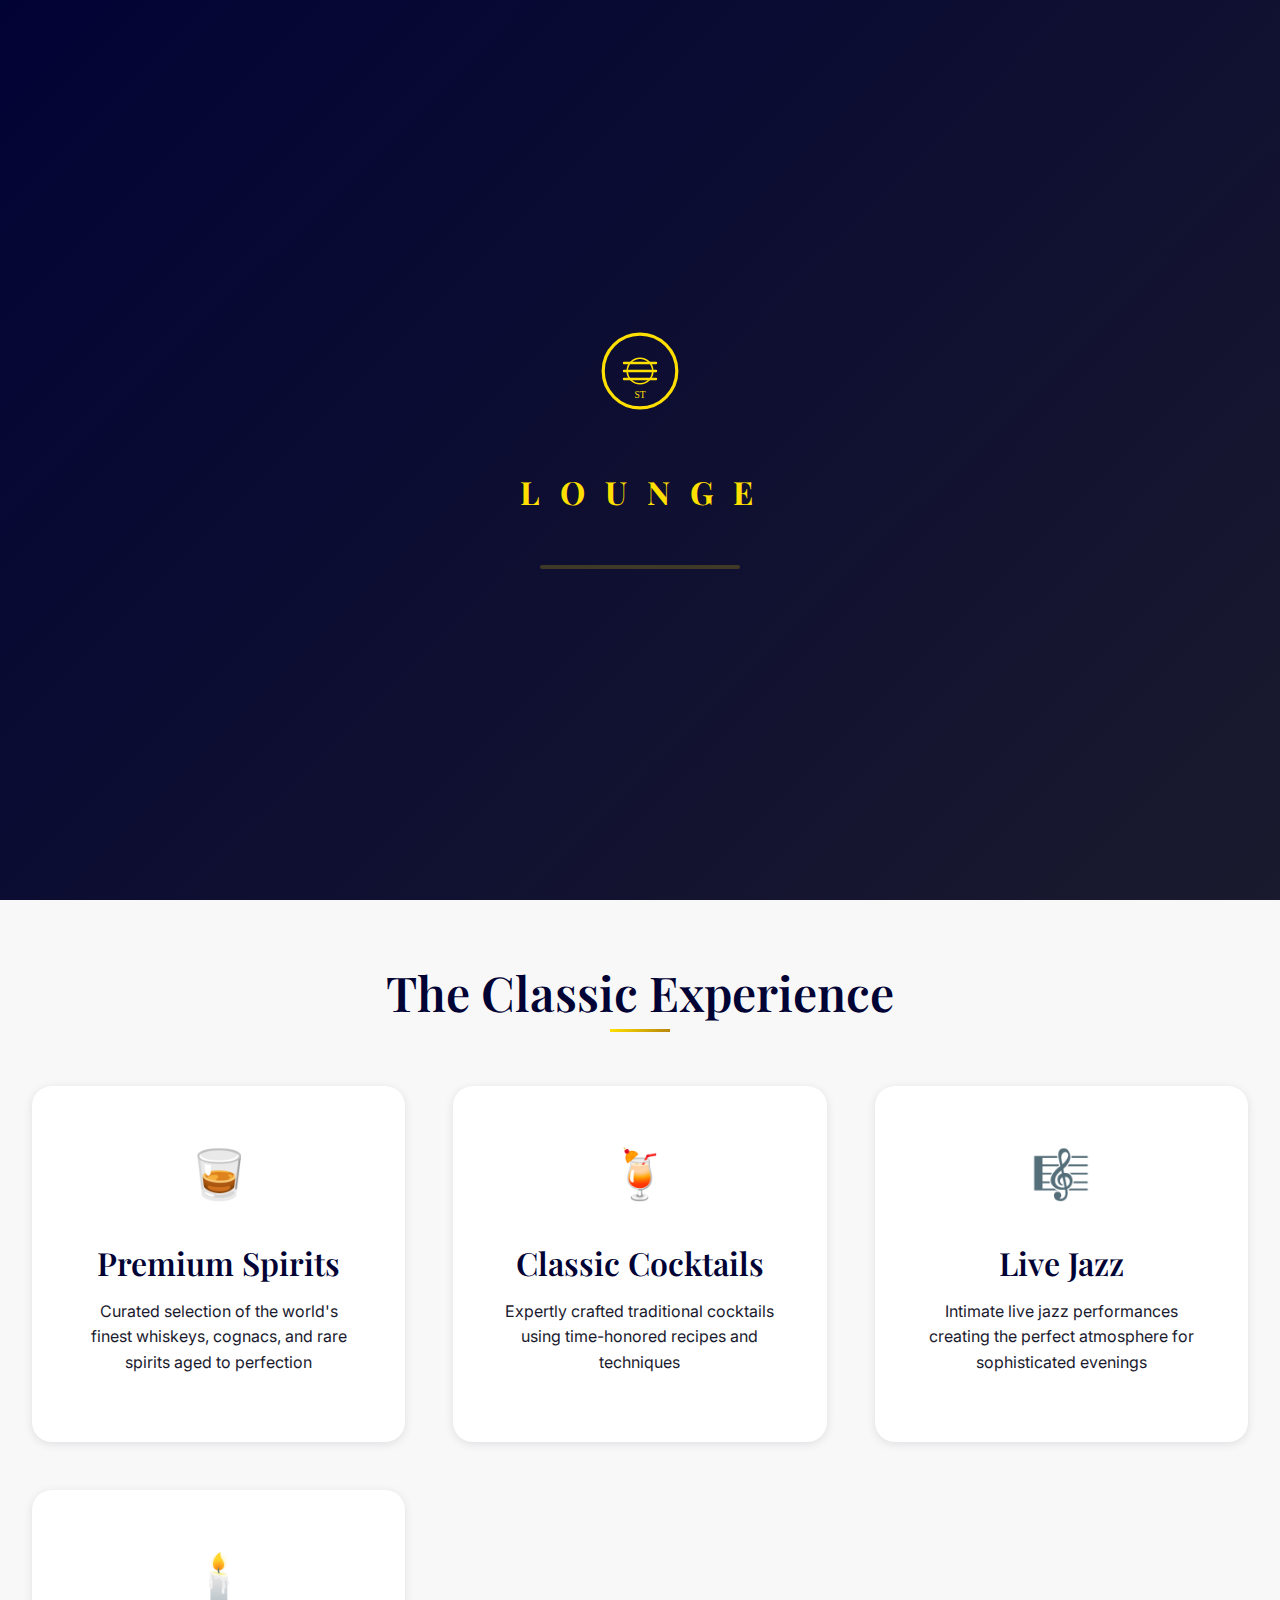
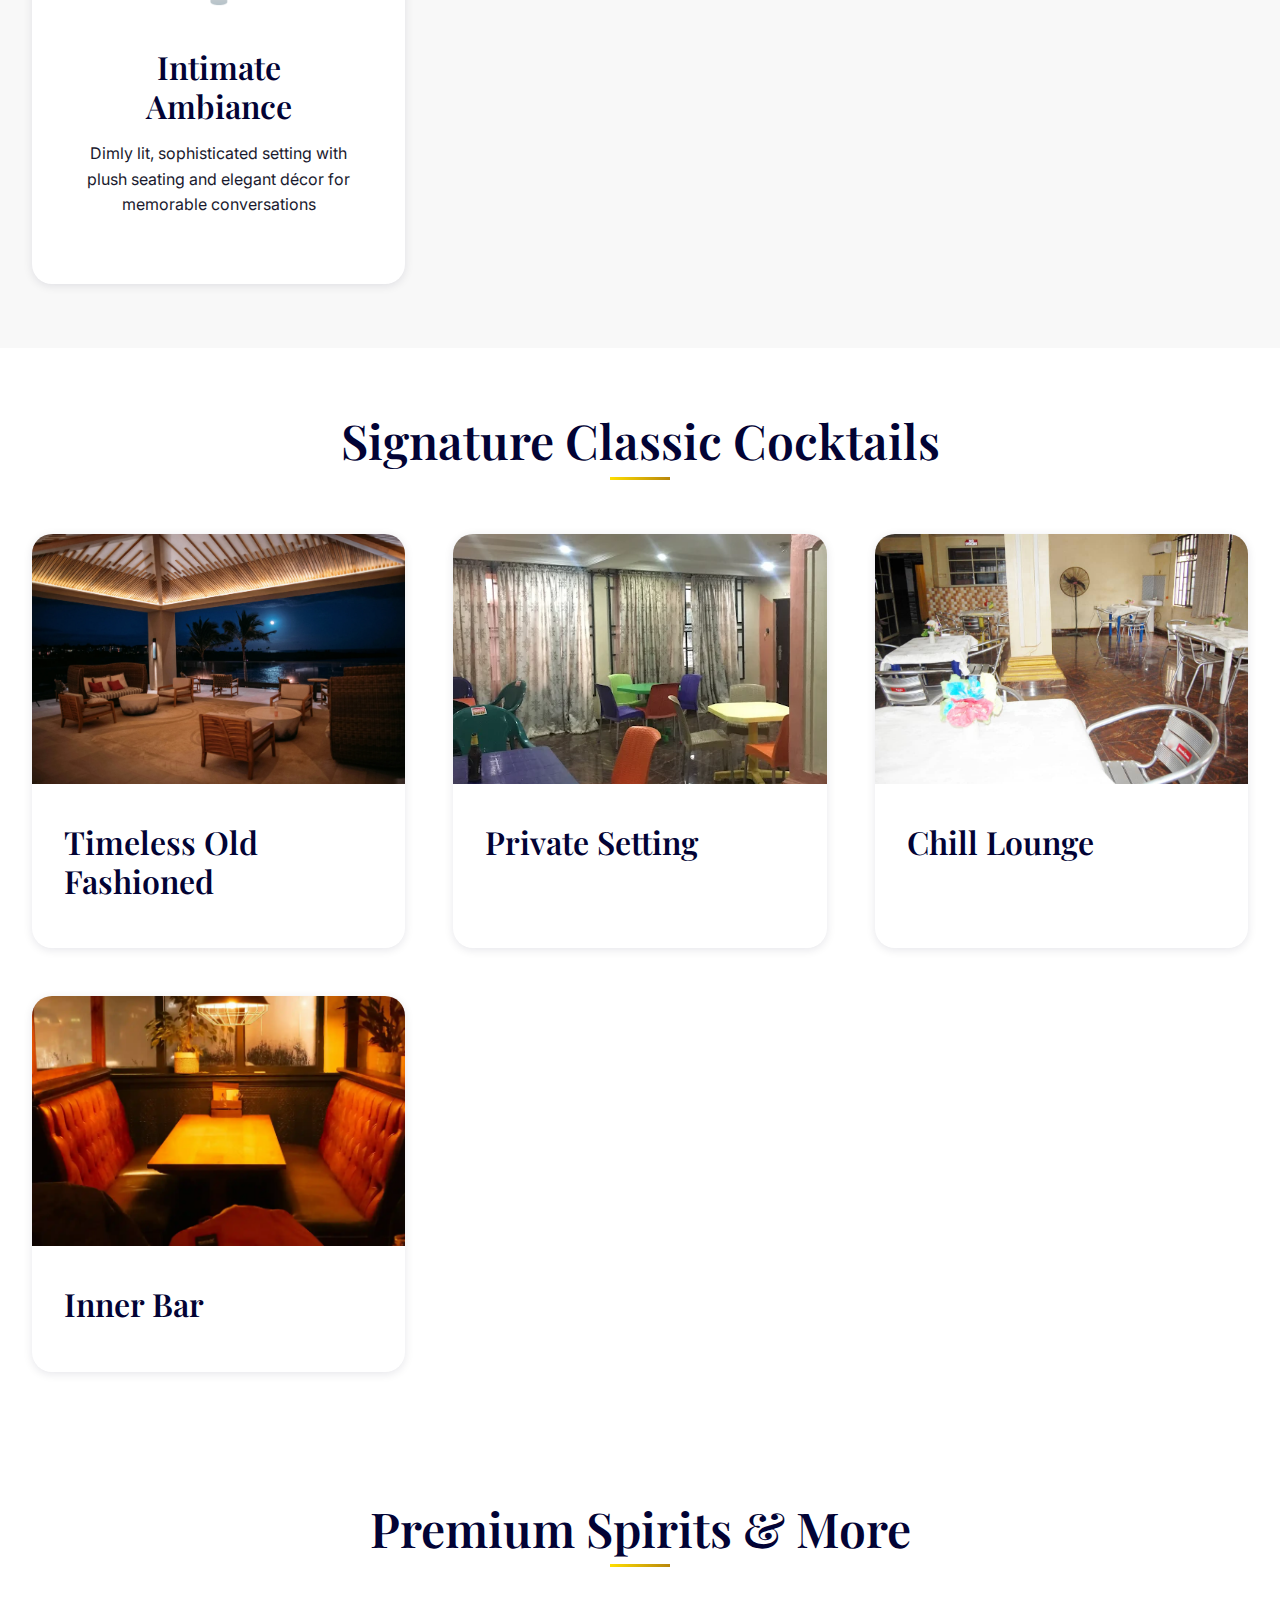
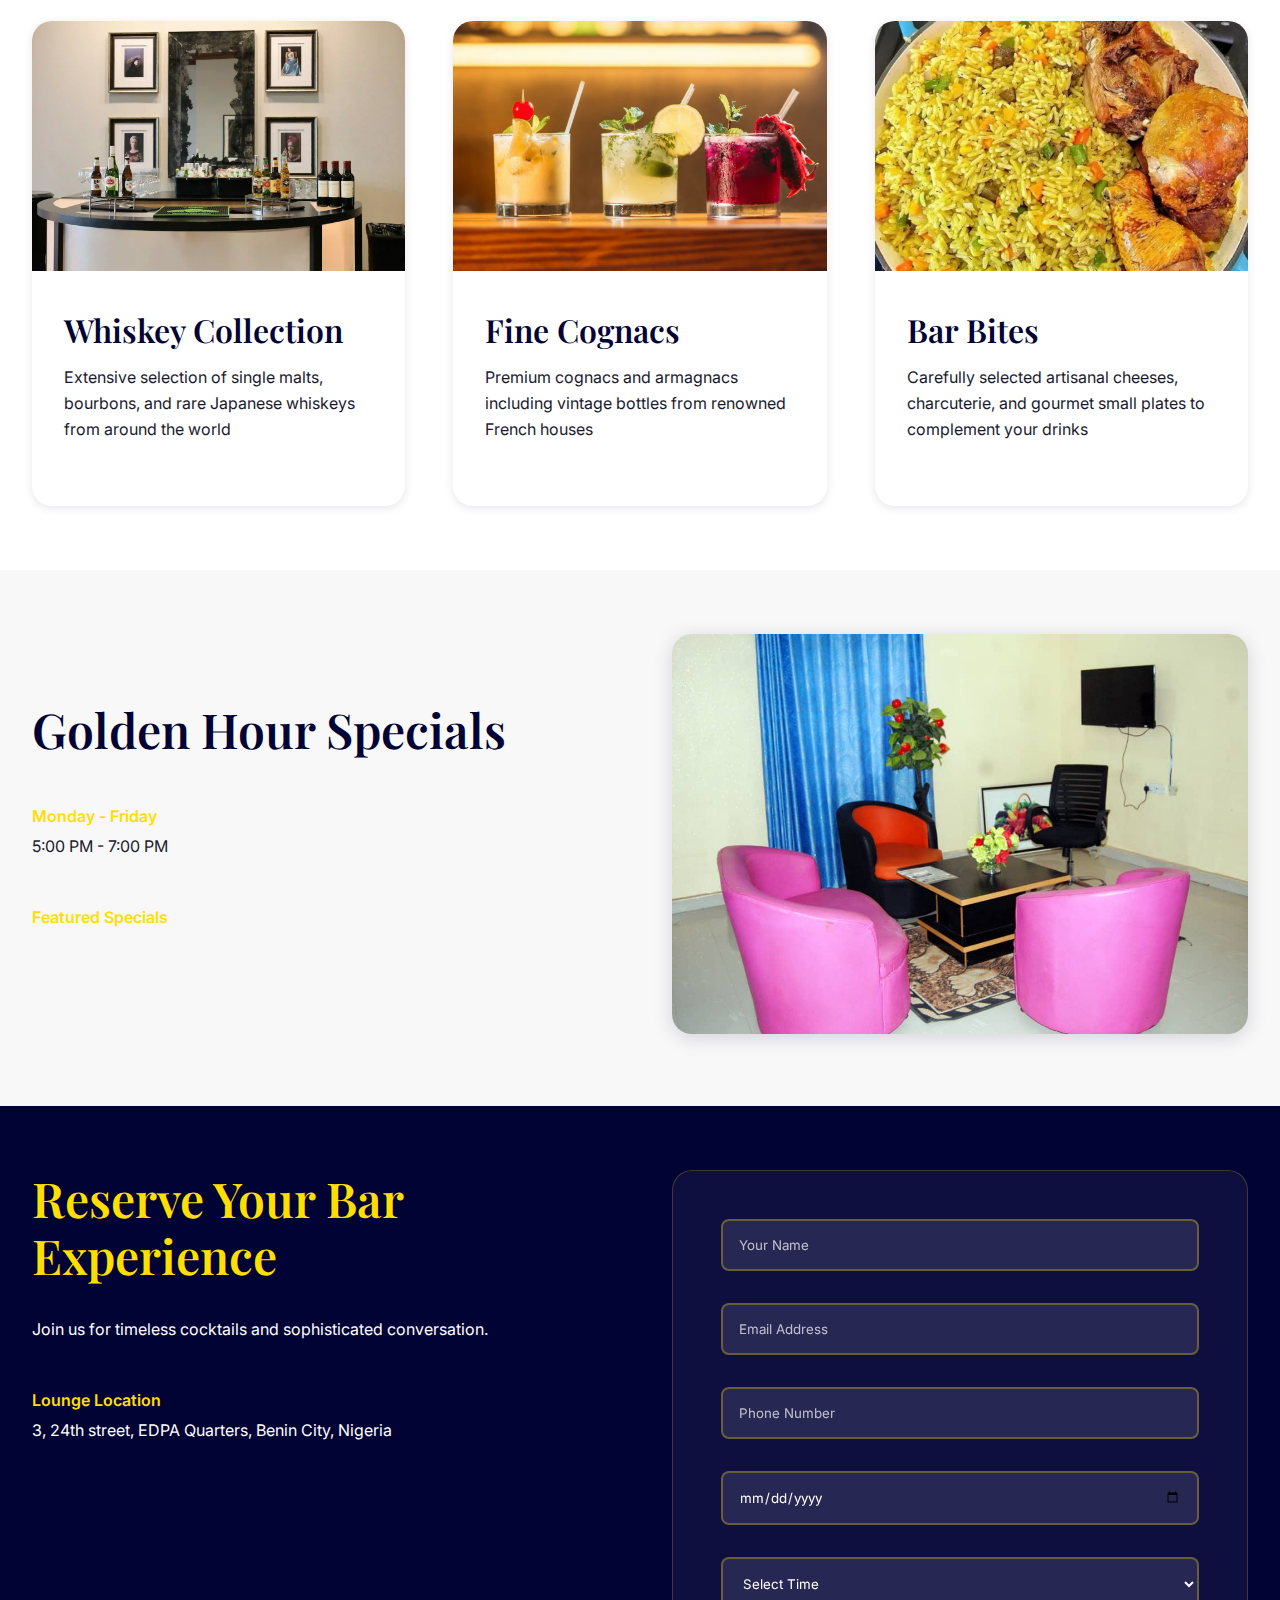
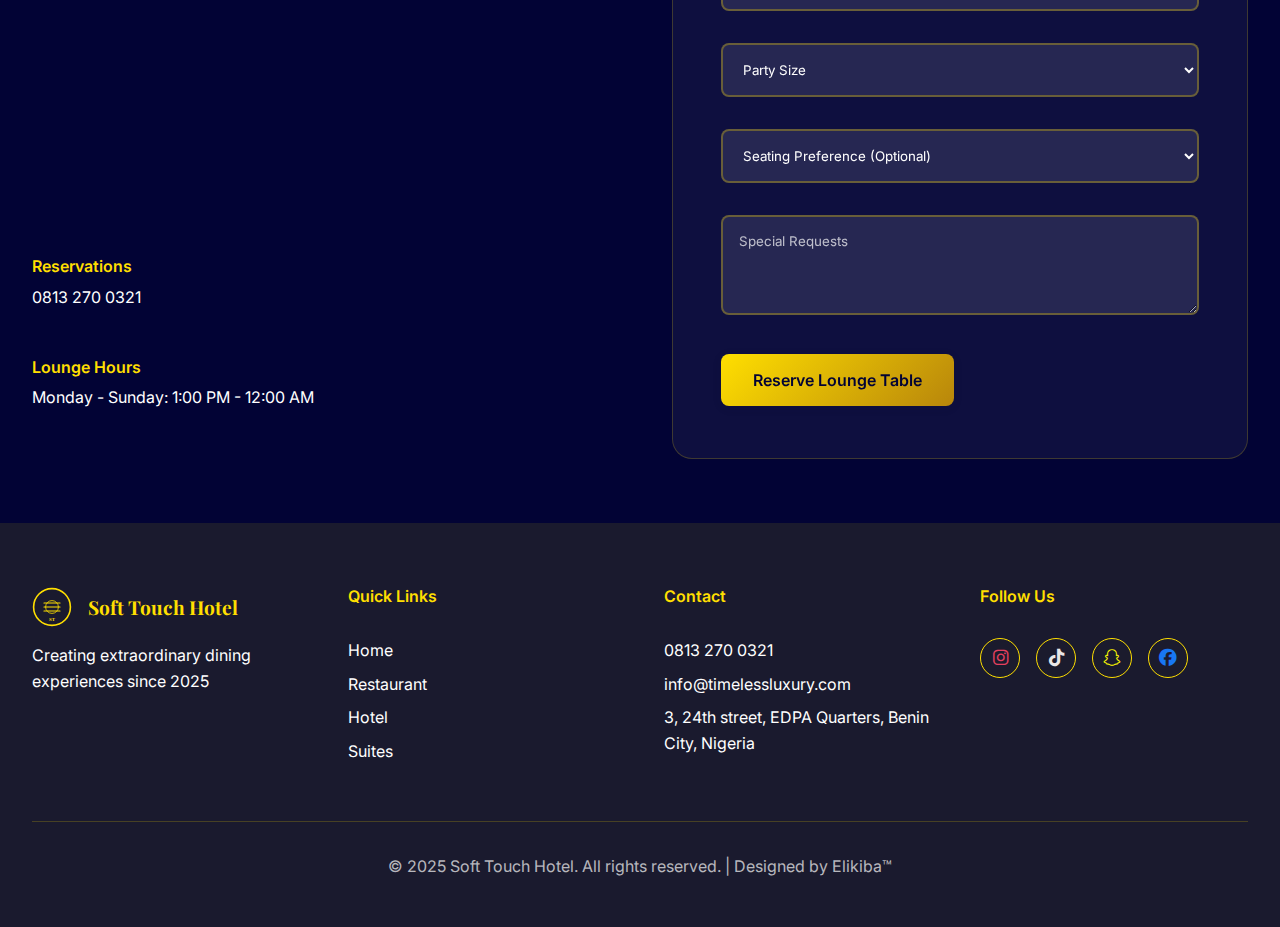
<file: lounge.html>
<!DOCTYPE html>
<html lang="en">
<head>
    <meta charset="UTF-8">
    <meta name="viewport" content="width=device-width, initial-scale=1.0">
    <title>Elegant Lounge - Soft Touch Hotel</title>
    <link rel="icon" type="image/jpg+xml" href="media/logo-f.jpg">
    <link rel="stylesheet" href="styles.css">
    <link rel="preconnect" href="https://fonts.googleapis.com">
    <link rel="preconnect" href="https://fonts.gstatic.com" crossorigin>
    <link href="https://fonts.googleapis.com/css2?family=Playfair+Display:wght@400;500;600;700&family=Inter:wght@300;400;500;600&display=swap" rel="stylesheet">
    <link rel="stylesheet" href="https://cdnjs.cloudflare.com/ajax/libs/font-awesome/6.4.0/css/all.min.css">
</head>
<body>
    <!-- Preloader -->
    <div class="preloader" id="preloader">
        <div class="preloader-content">
            <div class="logo-animation">
                <svg width="80" height="80" viewBox="0 0 50 50" fill="none" xmlns="http://www.w3.org/2000/svg">
                    <circle cx="25" cy="25" r="23" stroke="#FFDF00" stroke-width="2" fill="none" class="logo-circle"/>
                    <path d="M15 20h20M15 25h20M15 30h20" stroke="#FFDF00" stroke-width="1.5" stroke-linecap="round" class="logo-lines"/>
                    <circle cx="25" cy="25" r="8" stroke="#FFDF00" stroke-width="1" fill="none" class="logo-inner"/>
                    <text x="25" y="42" text-anchor="middle" fill="#FFDF00" font-size="6" font-family="serif">ST</text>
                </svg>
            </div>
            <div class="loading-text">
                <span class="loading-letter">L</span>
                <span class="loading-letter">O</span>
                <span class="loading-letter">U</span>
                <span class="loading-letter">N</span>
                <span class="loading-letter">G</span>
                <span class="loading-letter">E</span>
            </div>
            <div class="loading-bar">
                <div class="loading-progress"></div>
            </div>
        </div>
    </div>

    <!-- Navigation -->
    <nav class="navbar">
        <div class="nav-container">
            <div class="logo">
                <svg width="50" height="50" viewBox="0 0 50 50" fill="none" xmlns="http://www.w3.org/2000/svg">
                    <circle cx="25" cy="25" r="23" stroke="#FFDF00" stroke-width="2" fill="none"/>
                    <path d="M15 20h20M15 25h20M15 30h20" stroke="#FFDF00" stroke-width="1.5" stroke-linecap="round"/>
                    <circle cx="25" cy="25" r="8" stroke="#FFDF00" stroke-width="1" fill="none"/>
                    <text x="25" y="42" text-anchor="middle" fill="#FFDF00" font-size="6" font-family="serif">ST</text>
                </svg>
                <span class="logo-text">Soft Touch Hotel</span>
            </div>
            <div class="nav-menu" id="nav-menu">
                <a href="index.html" class="nav-link">Home</a>
                <a href="restaurant.html" class="nav-link">Restaurant</a>
                <a href="hotel.html" class="nav-link active">Hotel</a>
                <a href="suites.html" class="nav-link">Suites</a>
                <a href="#contact" class="nav-link">Contact</a>
            </div>
            <div class="hamburger" id="hamburger">
                <span></span>
                <span></span>
                <span></span>
            </div>
        </div>
    </nav>

    <!-- Hero Section -->
    <section class="hero bar-hero">
        <div class="hero-content">
            <h1 class="hero-title">Elegant SoftTouch Lounge</h1>
            <p class="hero-subtitle">Traditional cocktails and timeless elegance in an intimate setting</p>
            <div class="hero-buttons">
                <button class="btn btn-primary">Reserve Your Spot</button>
                <button class="light-btn btn btn-secondary">View Drink Menu</button>
            </div>
        </div>
        <div class="hero-image">
            <picture>
                <source srcset="media/reception.jpg" media="(max-width: 768px)">
                <img src="media/inner-bar.jpg" alt="Classic bar interior" class="hero-img-desktop" >
            </picture>
        </div>
    </section>

    <!-- Bar Features -->
    <section class="features">
        <div class="container">
            <h2 class="section-title">The Classic Experience</h2>
            <div class="features-grid">
                <div class="feature-card">
                    <div class="feature-icon">🥃</div>
                    <h3>Premium Spirits</h3>
                    <p>Curated selection of the world's finest whiskeys, cognacs, and rare spirits aged to perfection</p>
                </div>
                <div class="feature-card">
                    <div class="feature-icon">🍹</div>
                    <h3>Classic Cocktails</h3>
                    <p>Expertly crafted traditional cocktails using time-honored recipes and techniques</p>
                </div>
                <div class="feature-card">
                    <div class="feature-icon">🎼</div>
                    <h3>Live Jazz</h3>
                    <p>Intimate live jazz performances creating the perfect atmosphere for sophisticated evenings</p>
                </div>
                <div class="feature-card">
                    <div class="feature-icon">🕯️</div>
                    <h3>Intimate Ambiance</h3>
                    <p>Dimly lit, sophisticated setting with plush seating and elegant décor for memorable conversations</p>
                </div>
            </div>
        </div>
    </section>

    <!-- Classic Cocktails Menu -->
    <section class="cocktails">
        <div class="container">
            <h2 class="section-title">Signature Classic Cocktails</h2>
            <div class="cocktails-grid">
                <div class="cocktail-card">
                    <img src="media/view-7.webp" alt="Old Fashioned" >
                    <div class="cocktail-info">
                        <h3>Timeless Old Fashioned</h3>
                        <!-- <p>Premium bourbon, house-made bitters, orange zest, and a touch of luxury</p> -->
                    </div>
                </div>
                <div class="cocktail-card">
                    <img src="media/inner-bar-2.webp" alt="Negroni" >
                    <div class="cocktail-info">
                        <h3>Private Setting</h3>
                        <!-- <p>Hendrick's gin, Campari, sweet vermouth with orange peel garnish</p> -->
                    </div>
                </div>
                <div class="cocktail-card">
                    <img src="media/inner-bar.jpg" alt="SoftTouch Bar" >
                    <div class="cocktail-info">
                        <h3>Chill Lounge</h3>
                        <!-- <p>Rye whiskey, absinthe rinse, sugar cube, and Peychaud's bitters</p> -->
                    </div>
                </div>
                
                <div class="cocktail-card">
                    <img src="media/bar-3.webp" alt="Inner Bar" >
                    <div class="cocktail-info">
                        <h3>Inner Bar</h3>
                        <!-- <p>Bourbon whiskey, fresh lemon juice, simple syrup with egg white foam</p> -->
                    </div>
                </div>
            </div>
        </div>
    </section>

    <!-- Bar Offerings -->
    <section class="offerings">
        <div class="container">
            <h2 class="section-title">Premium Spirits & More</h2>
            <div class="offerings-grid">
                <div class="offering-card">
                    <img src="media/bar-4.webp" alt="Whiskey selection" >
                    <div class="offering-info">
                        <h3>Whiskey Collection</h3>
                        <p>Extensive selection of single malts, bourbons, and rare Japanese whiskeys from around the world</p>
                    </div>
                </div>
                <div class="offering-card">
                    <img src="media/bar-2.webp" alt="Cognac selection" >
                    <div class="offering-info">
                        <h3>Fine Cognacs</h3>
                        <p>Premium cognacs and armagnacs including vintage bottles from renowned French houses</p>
                    </div>
                </div>  
                <div class="offering-card">
                    <img src="media/fried-rice.webp" alt="Bar snacks" >
                    <div class="offering-info">
                        <h3>Bar Bites</h3>
                        <p>Carefully selected artisanal cheeses, charcuterie, and gourmet small plates to complement your drinks</p>
                    </div>
                </div>
            </div>
        </div>
    </section>

    <!-- Happy Hour -->
    <section class="happy-hour">
        <div class="container">
            <div class="happy-hour-content">
                <div class="happy-hour-text">
                    <h2>Golden Hour Specials</h2>
                    <!-- <p>Join us for our exclusive Golden Hour, where classic elegance meets exceptional value.</p> -->
                    <div class="happy-hour-details">
                        <div class="happy-hour-item">
                            <h4>Monday - Friday</h4>
                            <p>5:00 PM - 7:00 PM</p>
                        </div>
                        <div class="happy-hour-item">
                            <h4>Featured Specials</h4>
                            <!-- <p>Select cocktails at 30% off<br>Premium wine by the glass<br>Artisanal bar bites</p> -->
                        </div>
                        <!-- <div class="happy-hour-item">
                            <h4>Live Entertainment</h4>
                            <p>Daily jazz trio performances<br>Thursday wine tastings<br>Friday whiskey flights</p>
                        </div> -->
                    </div>
                </div>
                <div class="happy-hour-image">
                    <img src="media/suites-sitting-room.jpg" alt="Bar atmosphere" >
                </div>
            </div>
        </div>
    </section>

    <!-- Contact Section -->
    <section id="contact" class="contact">
        <div class="container">
            <div class="contact-content">
                <div class="contact-info">
                    <h2>Reserve Your Bar Experience</h2>
                    <p>Join us for timeless cocktails and sophisticated conversation.</p>
                    <div class="contact-details">
                        <div class="contact-item">
                            <h4>Lounge Location</h4>
                            <p>3, 24th street, EDPA Quarters, Benin City, Nigeria </p>
                                <div class="map-prominent">
                                <iframe src="https://www.google.com/maps/embed?pb=!1m18!1m12!1m3!1d3964.9304174553017!2d5.60473357499187!3d6.402966593587705!2m3!1f0!2f0!3f0!3m2!1i1024!2i768!4f13.1!3m3!1m2!1s0x1040d3b6f7092e95%3A0x1543ab58ee3ff3d9!2sSoft%20Touch%20Hotel%20and%20Suites!5e0!3m2!1sen!2sng!4v1756915795472!5m2!1sen!2sng"
                                    style="border:0; display:block; min-height:200px; width:100%; height:350px;" 
                                    allowfullscreen="" 
                                    loading="lazy" 
                                    referrerpolicy="no-referrer-when-downgrade">
                                </iframe>
                            </div>
                        </div>
                        <div class="contact-item">
                            <h4>Reservations</h4>
                            <p>0813 270 0321</p>
                        </div>
                        <div class="contact-item">
                            <h4>Lounge Hours</h4>
                            <p>Monday - Sunday: 1:00 PM - 12:00 AM
                            </p>
                        </div>
                    </div>
                </div>
                <div class="contact-form">
                    <form id="bar-reservation-form">
                        <div class="form-group">
                            <input type="text" id="name" name="name" placeholder="Your Name" required>
                        </div>
                        <div class="form-group">
                            <input type="email" id="email" name="email" placeholder="Email Address" required>
                        </div>
                        <div class="form-group">
                            <input type="tel" id="phone" name="phone" placeholder="Phone Number" required>
                        </div>
                        <div class="form-group">
                            <input type="date" id="date" name="date" required>
                        </div>
                        <div class="form-group">
                            <select id="time" name="time" required>
                                <option value="">Select Time</option>
                                <option value="16:00">4:00 PM</option>
                                <option value="17:00">5:00 PM</option>
                                <option value="18:00">6:00 PM</option>
                                <option value="19:00">7:00 PM</option>
                                <option value="20:00">8:00 PM</option>
                                <option value="21:00">9:00 PM</option>
                                <option value="22:00">10:00 PM</option>
                                <option value="23:00">11:00 PM</option>
                            </select>
                        </div>
                        <div class="form-group">
                            <select id="guests" name="guests" required>
                                <option value="">Party Size</option>
                                <option value="1">1 Person</option>
                                <option value="2">2 People</option>
                                <option value="3">3 People</option>
                                <option value="4">4 People</option>
                                <option value="6">6 People</option>
                                <option value="8">8+ People</option>
                            </select>
                        </div>
                        <div class="form-group">
                            <select id="seating-preference" name="seating-preference">
                                <option value="">Seating Preference (Optional)</option>
                                <option value="bar">Lounge Counter</option>
                                <option value="booth">Private Booth</option>
                                <option value="table">Regular Table</option>
                                <option value="lounge">Lounge Area</option>
                            </select>
                        </div>
                        <div class="form-group">
                            <textarea id="message" name="message" placeholder="Special Requests" rows="4"></textarea>
                        </div>
                        <button type="submit" class="btn btn-primary">Reserve Lounge Table</button>
                    </form>
                </div>
            </div>
        </div>
    </section>

    <!-- Footer -->
    <footer class="footer">
        <div class="container">
            <div class="footer-content">
                <div class="footer-section">
                    <div class="footer-logo">
                        <svg width="40" height="40" viewBox="0 0 50 50" fill="none" xmlns="http://www.w3.org/2000/svg">
                            <circle cx="25" cy="25" r="23" stroke="#FFDF00" stroke-width="2" fill="none"/>
                            <path d="M15 20h20M15 25h20M15 30h20" stroke="#FFDF00" stroke-width="1.5" stroke-linecap="round"/>
                            <circle cx="25" cy="25" r="8" stroke="#FFDF00" stroke-width="1" fill="none"/>
                            <text x="25" y="42" text-anchor="middle" fill="#FFDF00" font-size="6" font-family="serif">ST</text>
                        </svg>
                        <span>Soft Touch Hotel</span>
                    </div>
                    <p>Creating extraordinary dining experiences since 2025</p>
                </div>
                <div class="footer-section">
                    <h4>Quick Links</h4>
                    <ul>
                        <li><a href="#">Home</a></li>
                        <li><a href="restaurant.html">Restaurant</a></li>
                        <li><a href="hotel.html">Hotel</a></li>
                        <li><a href="suites.html">Suites</a></li>
                    </ul>
                </div>
                <div class="footer-section">
                    <h4>Contact</h4>
                    <ul>
                        <li>0813 270 0321</li>
                        <li>info@timelessluxury.com</li>
                        <li> 3, 24th street, EDPA Quarters, Benin City, Nigeria</li>
                    </ul>
                </div>
                <div class="footer-section">
                    <h4>Follow Us</h4>
                    <div class="social-links">
                            <a href="https://www.instagram.com/timelessluxurybenincity" target="_blank"><i class="fab fa-instagram" style="color: #E4405F;"></i></a>
                            <a href="#" target="_blank"><i class="fab fa-tiktok" style="color: #e9e7e7;"></i></a>
                            <a href="#" target="_blank"><i class="fab fa-snapchat" style="color: #FFFC00;"></i></a>
                            <a href="#" target="_blank"><i class="fab fa-facebook" style="color: #1877F3;"></i></a>
                     </div>
                </div>
            </div>
            <div class="footer-bottom">
                <p>&copy; 2025 Soft Touch Hotel. All rights reserved. | Designed by Elikiba&trade;</p>
            </div>
        </div>
    </footer>

    <!-- WhatsApp Float Button -->
    <a href="https://wa.me/23409074056338" class="whatsapp-float" target="_blank" aria-label="Contact us on WhatsApp">
        <i class="fab fa-whatsapp"></i>
    </a>

    <!-- Scroll to Top Button -->
    <button class="scroll-to-top" id="scrollToTop" aria-label="Scroll to top">
        <i class="fas fa-chevron-up"></i>
    </button>

    <script src="script.js"></script>
</body>
</html>
</file>
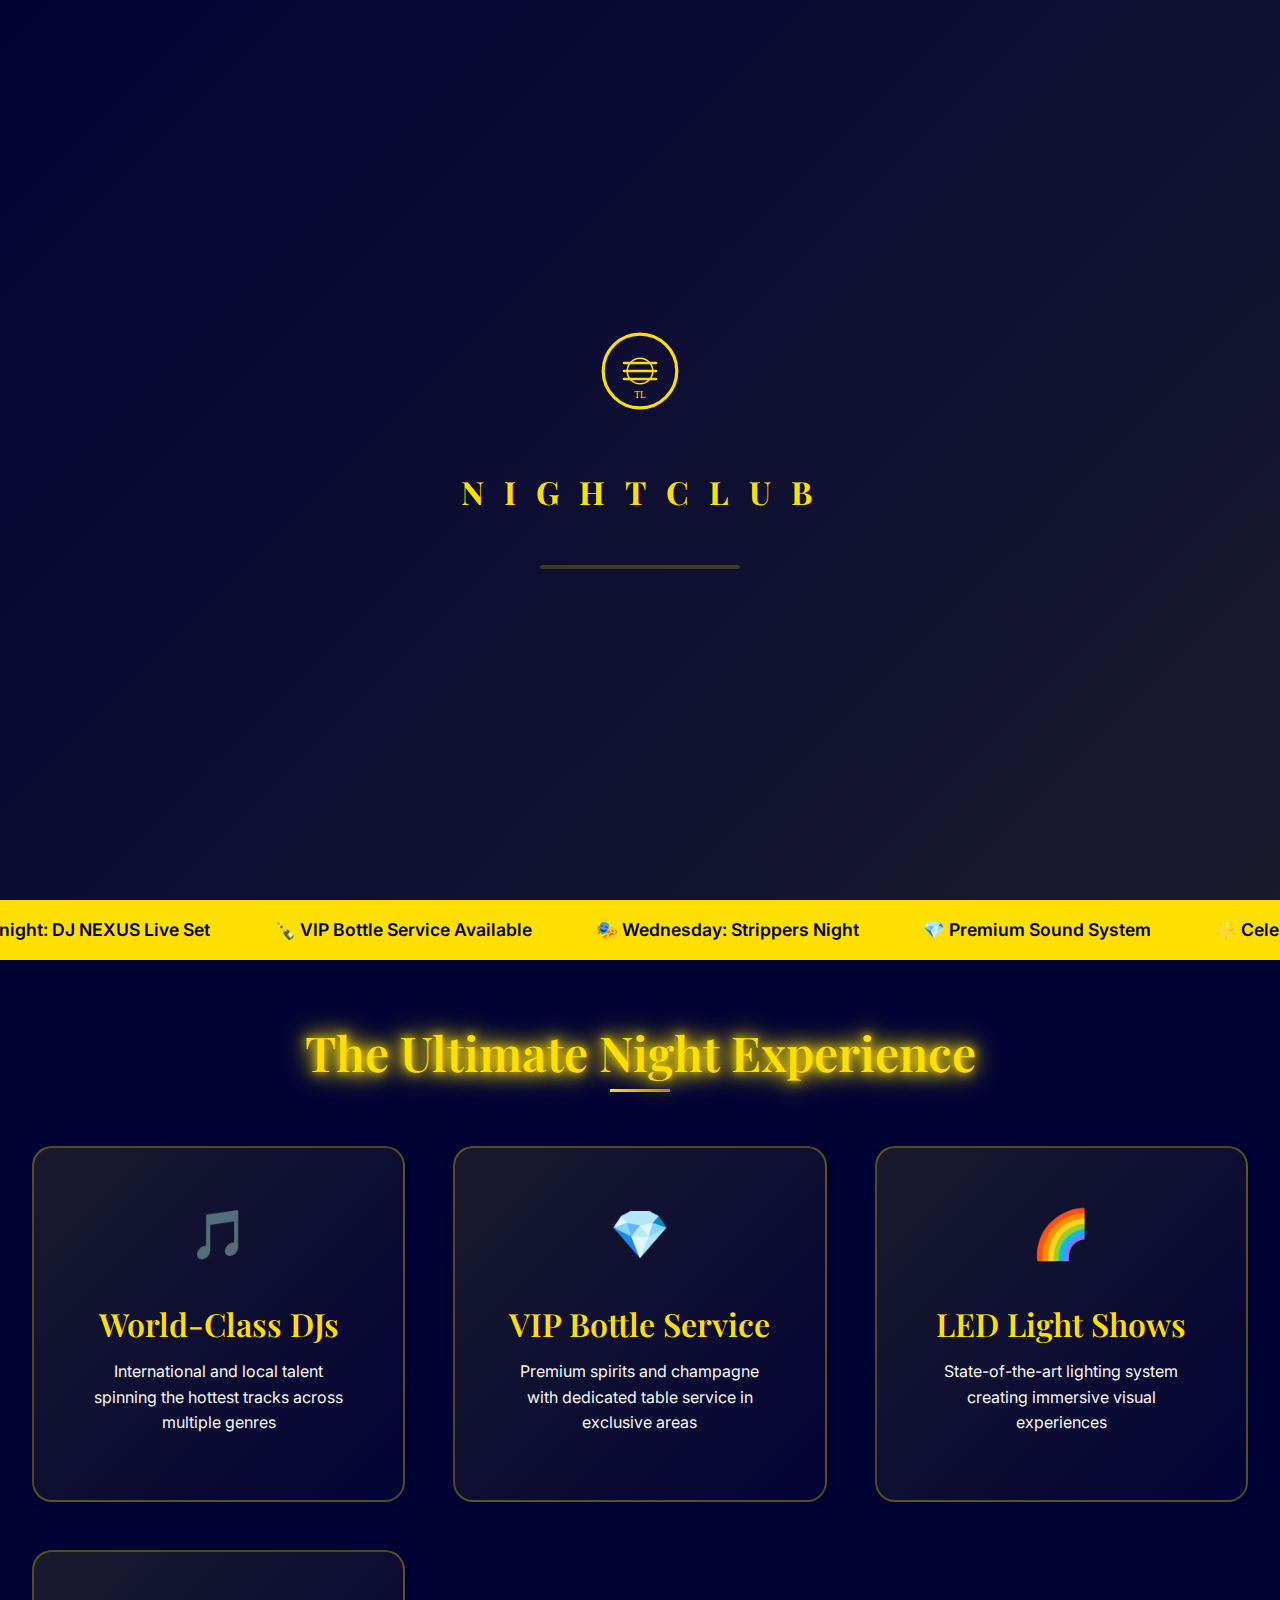
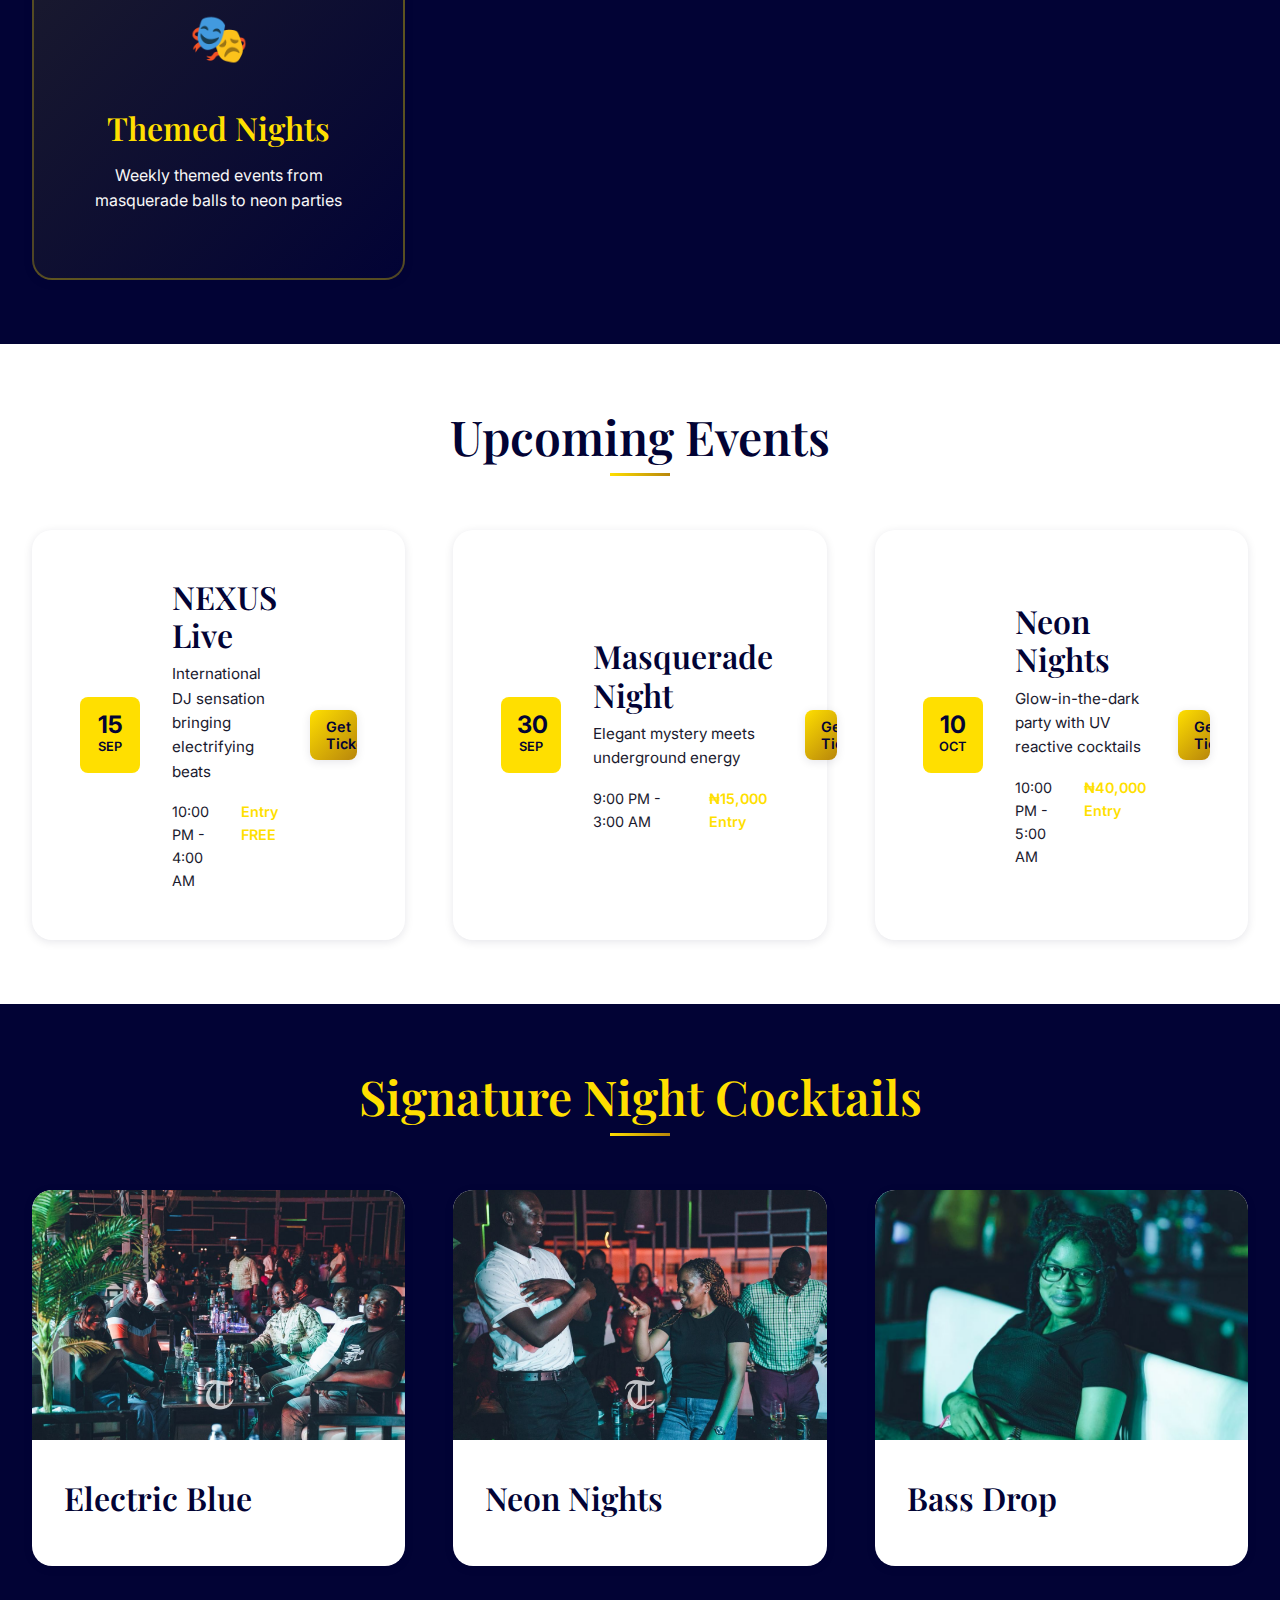
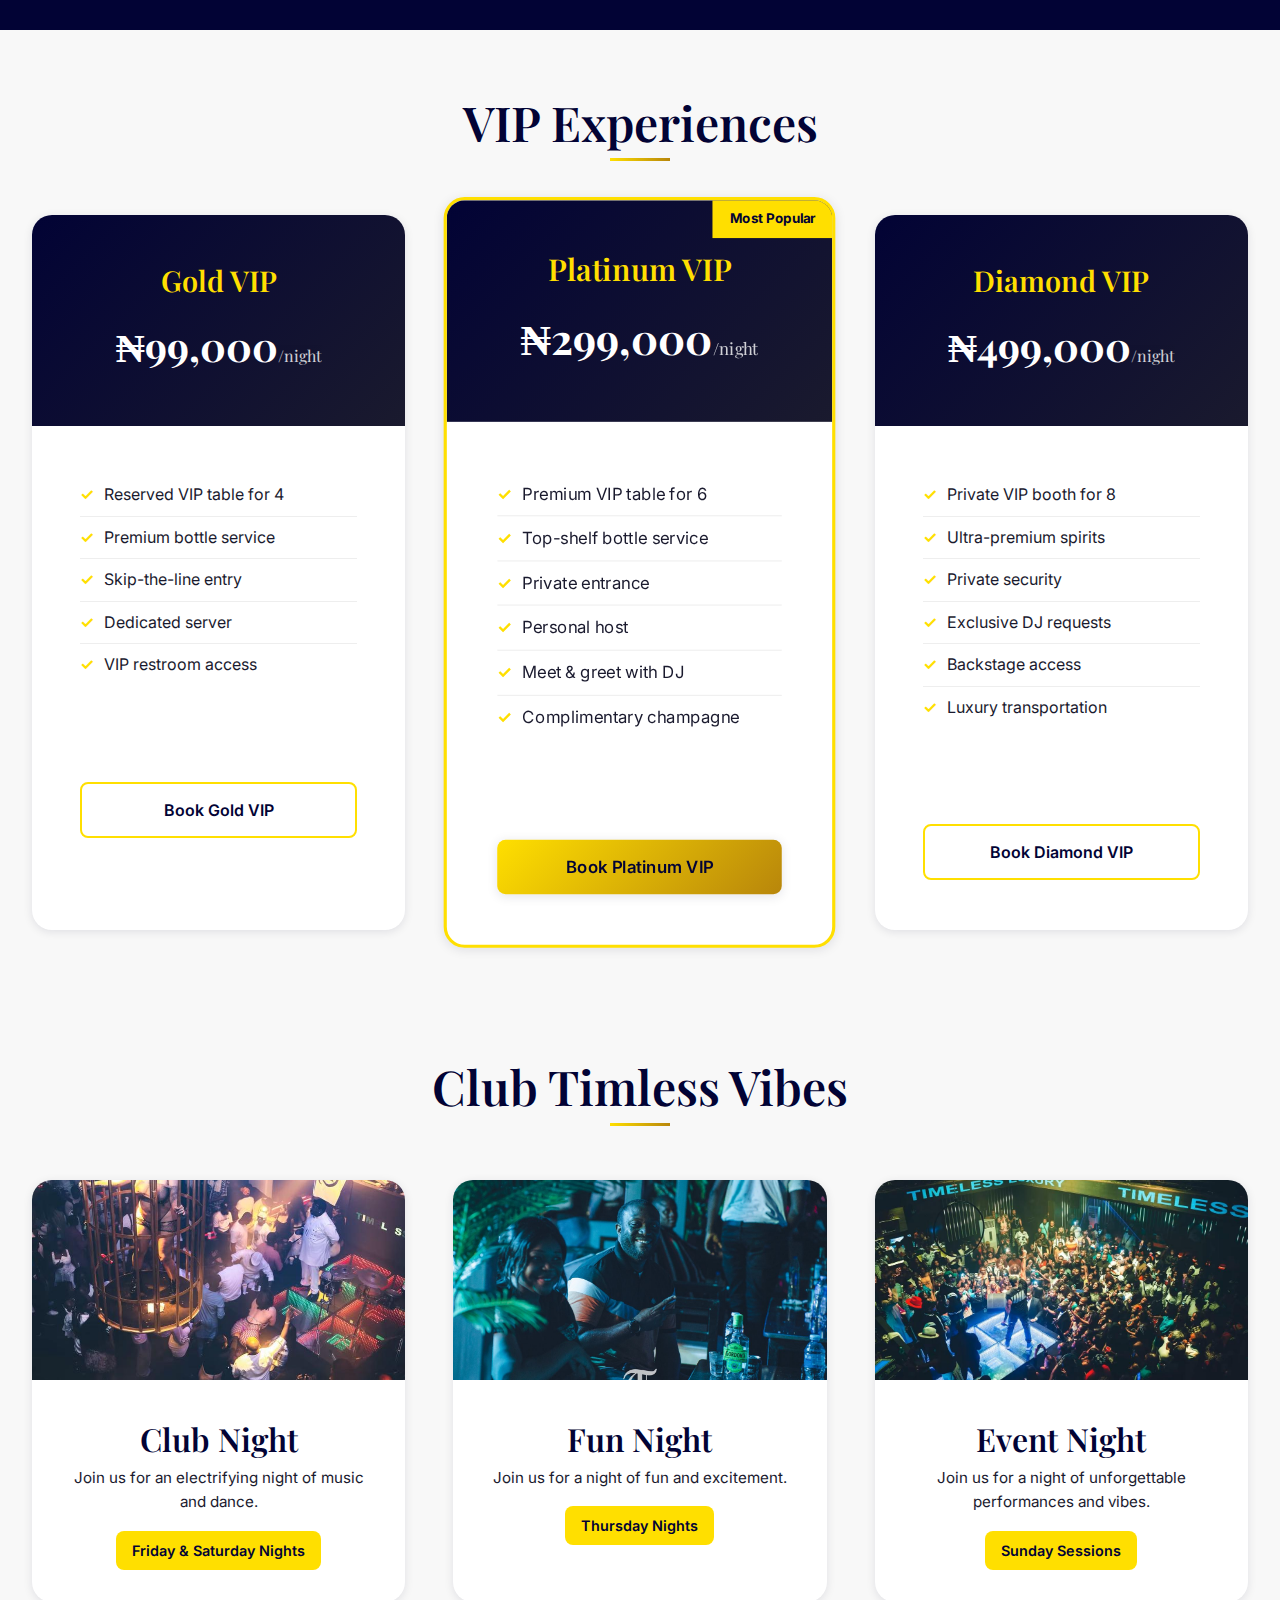
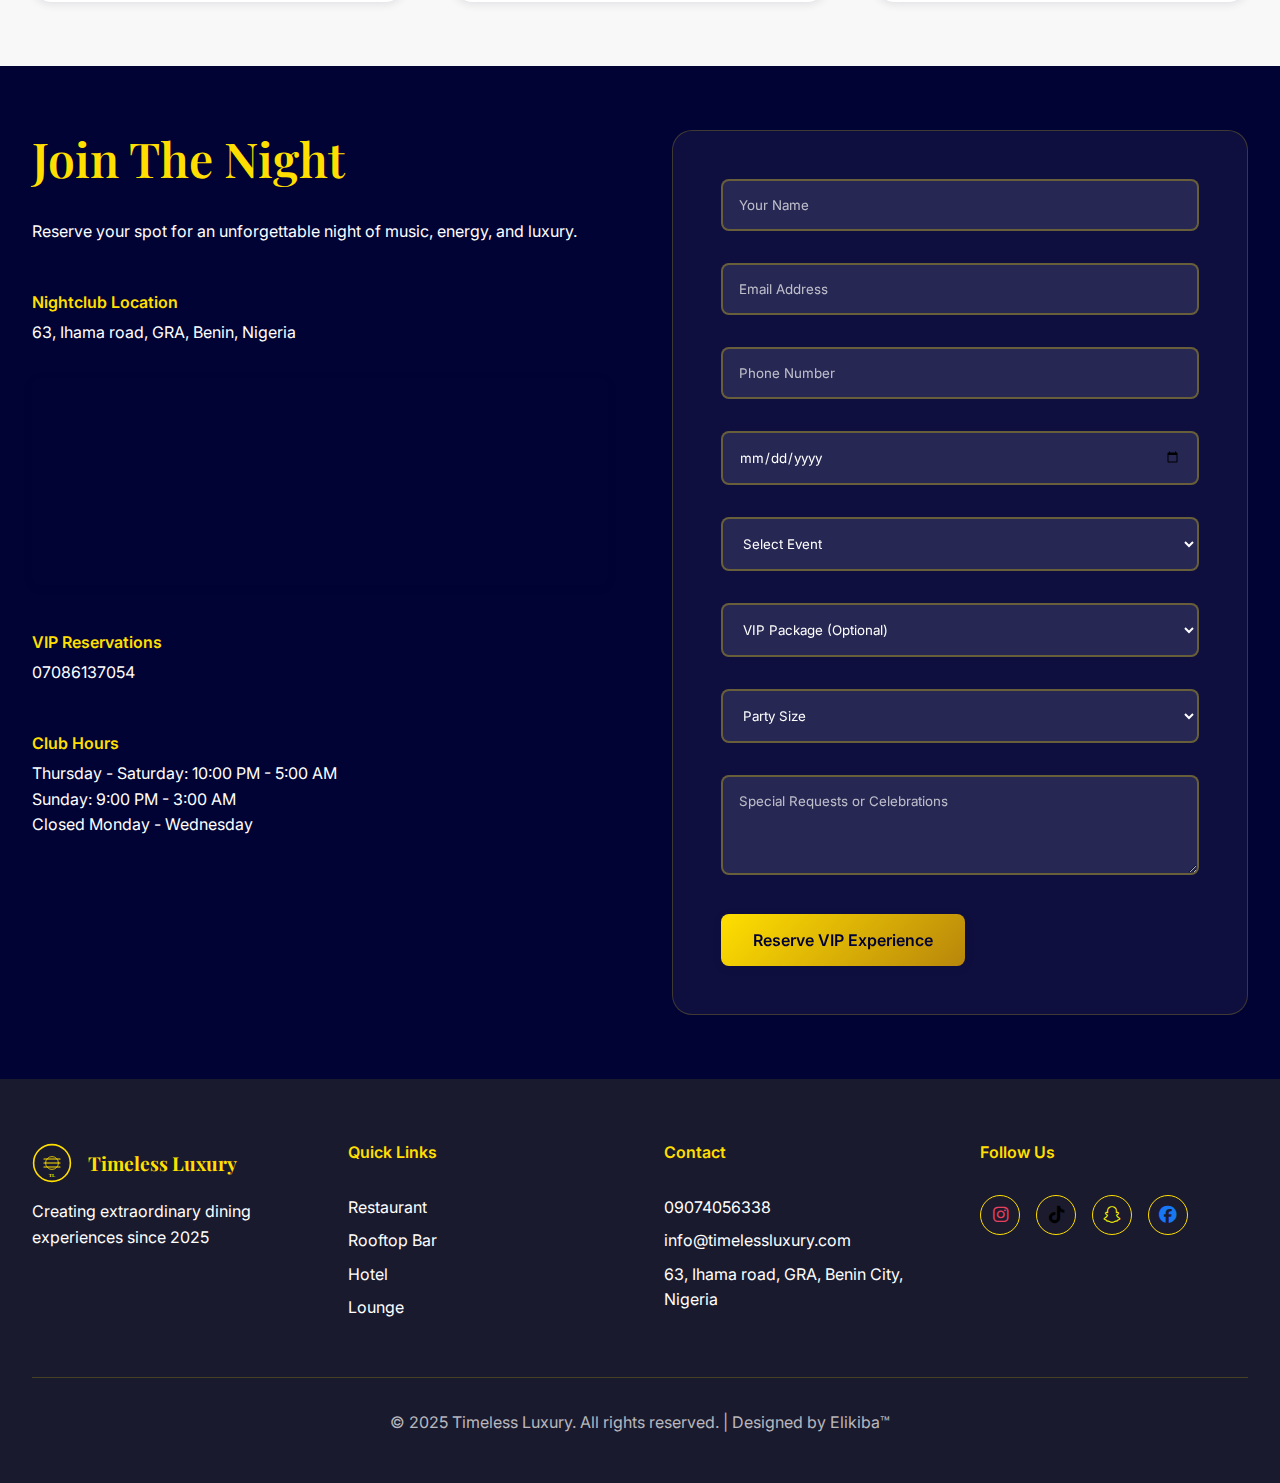
<file: nightclub.html>
<!DOCTYPE html>
<html lang="en">
<head>
    <meta charset="UTF-8">
    <meta name="viewport" content="width=device-width, initial-scale=1.0">
    <title>Nightclub - Timeless Luxury</title>
    <link rel="icon" type="image/svg+xml" href="media/logo-t.png">
    <link rel="stylesheet" href="styles.css">
    <link rel="preconnect" href="https://fonts.googleapis.com">
    <link rel="preconnect" href="https://fonts.gstatic.com" crossorigin>
    <link href="https://fonts.googleapis.com/css2?family=Playfair+Display:wght@400;500;600;700&family=Inter:wght@300;400;500;600&display=swap" rel="stylesheet">
    <link rel="stylesheet" href="https://cdnjs.cloudflare.com/ajax/libs/font-awesome/6.4.0/css/all.min.css">
</head>
<body>
    <!-- Preloader -->
    <div class="preloader" id="preloader">
        <div class="preloader-content">
            <div class="logo-animation">
                <svg width="80" height="80" viewBox="0 0 50 50" fill="none" xmlns="http://www.w3.org/2000/svg">
                    <circle cx="25" cy="25" r="23" stroke="#FFDF00" stroke-width="2" fill="none" class="logo-circle"/>
                    <path d="M15 20h20M15 25h20M15 30h20" stroke="#FFDF00" stroke-width="1.5" stroke-linecap="round" class="logo-lines"/>
                    <circle cx="25" cy="25" r="8" stroke="#FFDF00" stroke-width="1" fill="none" class="logo-inner"/>
                    <text x="25" y="42" text-anchor="middle" fill="#FFDF00" font-size="6" font-family="serif">TL</text>
                </svg>
            </div>
            <div class="loading-text">
                <span class="loading-letter">N</span>
                <span class="loading-letter">I</span>
                <span class="loading-letter">G</span>
                <span class="loading-letter">H</span>
                <span class="loading-letter">T</span>
                <span class="loading-letter">C</span>
                <span class="loading-letter">L</span>
                <span class="loading-letter">U</span>
                <span class="loading-letter">B</span>
            </div>
            <div class="loading-bar">
                <div class="loading-progress"></div>
            </div>
        </div>
    </div>

    <!-- Navigation -->
    <nav class="navbar">
        <div class="nav-container">
            <div class="logo">
                <svg width="50" height="50" viewBox="0 0 50 50" fill="none" xmlns="http://www.w3.org/2000/svg">
                    <circle cx="25" cy="25" r="23" stroke="#FFDF00" stroke-width="2" fill="none"/>
                    <path d="M15 20h20M15 25h20M15 30h20" stroke="#FFDF00" stroke-width="1.5" stroke-linecap="round"/>
                    <circle cx="25" cy="25" r="8" stroke="#FFDF00" stroke-width="1" fill="none"/>
                    <text x="25" y="42" text-anchor="middle" fill="#FFDF00" font-size="6" font-family="serif">TL</text>
                </svg>
                <span class="logo-text">Timeless Luxury</span>
            </div>
            <div class="nav-menu" id="nav-menu">
                <a href="index.html" class="nav-link">Home</a>
                <a href="restaurant.html" class="nav-link">Restaurant</a>
                <a href="rooftop.html" class="nav-link">Rooftop Bar</a>
                <a href="lounge.html" class="nav-link">Lounge</a>
                <a href="hotel.html" class="nav-link">Hotel</a>
                <a href="#contact" class="nav-link">Contact</a>
            </div>
            <div class="hamburger" id="hamburger">
                <span></span>
                <span></span>
                <span></span>
            </div>
        </div>
    </nav>

    <!-- Hero Section -->
    <section class="hero nightclub-hero">
        <div class="hero-content">
            <h1 class="hero-title neon-text">Electric Nights</h1>
            <p class="hero-subtitle">Where luxury meets the underground - experience nightlife redefined</p>
            <div class="hero-buttons">
                <button class="btn btn-primary glow-effect">Get VIP Access</button>
                <button class="light-btn btn-secondary">View Events</button>
            </div>
        </div>
        <div class="hero-image">
            <picture>
                <source srcset="media/club-1.jpg" media="(max-width: 768px)">
                <img src="media/show-5.jpg" alt="Nightclub atmosphere" class="hero-img-desktop" >
            </picture>
            <div class="nightclub-overlay"></div>
        </div>
    </section>

    <!-- Live Events Ticker -->
    <section class="events-ticker">
        <div class="ticker-container">
            <div class="ticker-content">
                <span class="ticker-item">🎵 Tonight: DJ NEXUS Live Set</span>
                <span class="ticker-item">🍾 VIP Bottle Service Available</span>
                <span class="ticker-item">🎭 Wednesday: Strippers Night</span>
                <span class="ticker-item">💎 Premium Sound System</span>
                <span class="ticker-item">🌟 Celebrity Guest Appearances</span>
            </div>
        </div>
    </section>

    <!-- Club Features -->
    <section class="nightclub-features">
        <div class="container">
            <h2 class="section-title neon-glow">The Ultimate Night Experience</h2>
            <div class="features-grid">
                <div class="feature-card nightclub-card">
                    <div class="feature-icon pulse-icon">🎵</div>
                    <h3>World-Class DJs</h3>
                    <p style="color: var(--light-gray);">International and local talent spinning the hottest tracks across multiple genres</p>
                </div>
                <div class="feature-card nightclub-card">
                    <div class="feature-icon pulse-icon">💎</div>
                    <h3>VIP Bottle Service</h3>
                    <p style="color: var(--light-gray);">Premium spirits and champagne with dedicated table service in exclusive areas</p>
                </div>
                <div class="feature-card nightclub-card">
                    <div class="feature-icon pulse-icon">🌈</div>
                    <h3>LED Light Shows</h3>
                    <p style="color: var(--light-gray);">State-of-the-art lighting system creating immersive visual experiences</p>
                </div>
                <div class="feature-card nightclub-card">
                    <div class="feature-icon pulse-icon">🎭</div>
                    <h3>Themed Nights</h3>
                    <p style="color: var(--light-gray);">Weekly themed events from masquerade balls to neon parties</p>
                </div>
            </div>
        </div>
    </section>

    <!-- Upcoming Events -->
    <section class="upcoming-events">
        <div class="container">
            <h2 class="section-title">Upcoming Events</h2>
            <div class="events-grid">
                <div class="event-card">
                    <div class="event-date">
                        <span class="day">15</span>
                        <span class="month">SEP</span>
                    </div>
                    <div class="event-info">
                        <h3>NEXUS Live</h3>
                        <p>International DJ sensation bringing electrifying beats</p>
                        <div class="event-details">
                            <span class="event-time">10:00 PM - 4:00 AM</span>
                            <span class="event-price">Entry FREE</span>
                        </div>
                    </div>
                    <button class="btn btn-primary btn-small">Get Tickets</button>
                </div>
                <div class="event-card">
                    <div class="event-date">
                        <span class="day">30</span>
                        <span class="month">SEP</span>
                    </div>
                    <div class="event-info">
                        <h3>Masquerade Night</h3>
                        <p>Elegant mystery meets underground energy</p>
                        <div class="event-details">
                            <span class="event-time">9:00 PM - 3:00 AM</span>
                            <span class="event-price">₦15,000 Entry</span>
                        </div>
                    </div>
                    <button class="btn btn-primary btn-small">Get Tickets</button>
                </div>
                <div class="event-card">
                    <div class="event-date">
                        <span class="day">10</span>
                        <span class="month">OCT</span>
                    </div>
                    <div class="event-info">
                        <h3>Neon Nights</h3>
                        <p>Glow-in-the-dark party with UV reactive cocktails</p>
                        <div class="event-details">
                            <span class="event-time">10:00 PM - 5:00 AM</span>
                            <span class="event-price">₦40,000 Entry</span>
                        </div>
                    </div>
                    <button class="btn btn-primary btn-small">Get Tickets</button>
                </div>
            </div>
        </div>
    </section>

      <!-- Signature Cocktails -->
    <section class="nightclub-cocktails">
        <div class="container">
            <h2 class="section-title">Signature Night Cocktails</h2>
            <div class="cocktails-grid">
                <div class="cocktail-card glow-card">
                    <img src="media/rps-4.jpg" alt="Electric Blue" >
                    <div class="cocktail-info">
                        <h3>Electric Blue</h3>
                        <!-- <p>Vodka, blue curaçao, and energy with LED ice cubes</p> -->
                        <span class="price"></span>
                    </div>
                </div>
                <div class="cocktail-card glow-card">
                    <img src="media/rps-9.jpg" alt="Neon Nights" >
                    <div class="cocktail-info">
                        <h3>Neon Nights</h3>
                        <!-- <p>Tequila, lime, and UV-reactive tonic with dry ice</p> -->
                        <span class="price"></span>
                    </div>
                </div>
                <div class="cocktail-card glow-card">
                    <img src="media/rp-12.jpg" alt="Bass Drop" >
                    <div class="cocktail-info">
                        <h3>Bass Drop</h3>
                        <!-- <p>Whiskey, amaretto, and sound-reactive garnish</p> -->
                        <span class="price"></span>
                    </div>
                </div>
            </div>
        </div>
    </section>

    <!-- VIP Packages -->
    <section class="vip-packages">
        <div class="container">
            <h2 class="section-title">VIP Experiences</h2>
            <div class="packages-grid">
                <div class="package-card">
                    <div class="package-header">
                        <h3>Gold VIP</h3>
                        <div class="package-price">₦99,000<span>/night</span></div>
                    </div>
                    <div class="package-features">
                        <ul>
                            <li>Reserved VIP table for 4</li>
                            <li>Premium bottle service</li>
                            <li>Skip-the-line entry</li>
                            <li>Dedicated server</li>
                            <li>VIP restroom access</li>
                        </ul>
                    </div>
                    <button class="btn btn-secondary">Book Gold VIP</button>
                </div>
                <div class="package-card featured">
                    <div class="package-header">
                        <h3>Platinum VIP</h3>
                        <div class="package-price">₦299,000<span>/night</span></div>
                    </div>
                    <div class="package-features">
                        <ul>
                            <li>Premium VIP table for 6</li>
                            <li>Top-shelf bottle service</li>
                            <li>Private entrance</li>
                            <li>Personal host</li>
                            <li>Meet & greet with DJ</li>
                            <li>Complimentary champagne</li>
                        </ul>
                    </div>
                    <button class="btn btn-primary">Book Platinum VIP</button>
                </div>
                <div class="package-card">
                    <div class="package-header">
                        <h3>Diamond VIP</h3>
                        <div class="package-price">₦499,000<span>/night</span></div>
                    </div>
                    <div class="package-features">
                        <ul>
                            <li>Private VIP booth for 8</li>
                            <li>Ultra-premium spirits</li>
                            <li>Private security</li>
                            <li>Exclusive DJ requests</li>
                            <li>Backstage access</li>
                            <li>Luxury transportation</li>
                        </ul>
                    </div>
                    <button class="btn btn-secondary">Book Diamond VIP</button>
                </div>
            </div>
        </div>
    </section>

    <!-- Club Timeless Atmosphere -->
    <section class="dj-lineup">
        <div class="container">
            <h2 class="section-title">Club Timless Vibes</h2>
            <div class="dj-grid">
                <div class="dj-card">
                    <img src="media/club-night.jpg" alt="Club Timless Vibes" >
                    <div class="dj-info">
                        <h3>Club Night</h3>
                        <p>Join us for an electrifying night of music and dance.</p>
                        <div class="dj-schedule">Friday & Saturday Nights</div>
                    </div>
                </div>
                <div class="dj-card">
                    <img src="media/rps-3.jpg" alt="Club Timless Vibes" >
                    <div class="dj-info">
                        <h3>Fun Night</h3>
                        <p>Join us for a night of fun and excitement.</p>
                        <div class="dj-schedule">Thursday Nights</div>
                    </div>
                </div>
                <div class="dj-card">
                    <img src="media/show-2.jpg" alt="Club Timless Vibes" >
                    <div class="dj-info">
                        <h3>Event Night</h3>
                        <p>Join us for a night of unforgettable performances and vibes.</p>
                        <div class="dj-schedule">Sunday Sessions</div>
                    </div>
                </div>
            </div>
        </div>
    </section> 

    <!-- Contact Section -->
    <section id="contact" class="contact nightclub-contact">
        <div class="container">
            <div class="contact-content">
                <div class="contact-info">
                    <h2>Join The Night</h2>
                    <p>Reserve your spot for an unforgettable night of music, energy, and luxury.</p>
                    <div class="contact-details">
                        <div class="contact-item">
                            <h4>Nightclub Location</h4>
                            <p>63, Ihama road, GRA, Benin, Nigeria</p>
                            <div class="map-container">
                                <iframe 
                                    src="https://www.google.com/maps/embed?pb=!1m18!1m12!1m3!1d3965.659952410153!2d5.615893274044582!3d6.308327725628363!2m3!1f0!2f0!3f0!3m2!1i1024!2i768!4f13.1!3m3!1m2!1s0x1040d3000dfdac51%3A0x42b49ca675206bda!2sTimeless%20luxury-Benin!5e0!3m2!1sen!2sng!4v1755189213915!5m2!1sen!2sng" 
                                    width="100%" 
                                    height="200" 
                                    style="border:0; border-radius: 8px;" 
                                    allowfullscreen="" 
                                    referrerpolicy="no-referrer-when-downgrade">
                                </iframe>
                            </div>
                        </div>
                        <div class="contact-item">
                            <h4>VIP Reservations</h4>
                            <p>07086137054</p>
                        </div>
                        <div class="contact-item">
                            <h4>Club Hours</h4>
                            <p>Thursday - Saturday: 10:00 PM - 5:00 AM<br>
                               Sunday: 9:00 PM - 3:00 AM<br>
                               Closed Monday - Wednesday</p>
                        </div>
                    </div>
                </div>
                <div class="contact-form">
                    <form id="nightclub-reservation-form">
                        <div class="form-group">
                            <input type="text" id="name" name="name" placeholder="Your Name" required>
                        </div>
                        <div class="form-group">
                            <input type="email" id="email" name="email" placeholder="Email Address" required>
                        </div>
                        <div class="form-group">
                            <input type="tel" id="phone" name="phone" placeholder="Phone Number" required>
                        </div>
                        <div class="form-group">
                            <input type="date" id="date" name="date" required>
                        </div>
                        <div class="form-group">
                            <select id="event" name="event" required>
                                <option value="">Select Event</option>
                                <option value="regular">Regular Night</option>
                                <option value="nexus">NEXUS Live</option>
                                <option value="masquerade">Masquerade Night</option>
                                <option value="neon">Neon Nights</option>
                            </select>
                        </div>
                        <div class="form-group">
                            <select id="vip-package" name="vip-package">
                                <option value="">VIP Package (Optional)</option>
                                <option value="gold">Gold VIP - ₦299,000</option>
                                <option value="platinum">Platinum VIP - ₦599,000</option>
                                <option value="diamond">Diamond VIP - ₦999,000</option>
                            </select>
                        </div>
                        <div class="form-group">
                            <select id="guests" name="guests" required>
                                <option value="">Party Size</option>
                                <option value="1">1 Person</option>
                                <option value="2">2 People</option>
                                <option value="4">4 People</option>
                                <option value="6">6 People</option>
                                <option value="8">8 People</option>
                                <option value="10">10+ People</option>
                            </select>
                        </div>
                        <div class="form-group">
                            <textarea id="message" name="message" placeholder="Special Requests or Celebrations" rows="4"></textarea>
                        </div>
                        <button type="submit" class="btn btn-primary glow-effect">Reserve VIP Experience</button>
                    </form>
                </div>
            </div>
        </div>
    </section>

    <!-- Footer -->
      <footer class="footer">
        <div class="container">
            <div class="footer-content">
                <div class="footer-section">
                    <div class="footer-logo">
                        <svg width="40" height="40" viewBox="0 0 50 50" fill="none" xmlns="http://www.w3.org/2000/svg">
                            <circle cx="25" cy="25" r="23" stroke="#FFDF00" stroke-width="2" fill="none"/>
                            <path d="M15 20h20M15 25h20M15 30h20" stroke="#FFDF00" stroke-width="1.5" stroke-linecap="round"/>
                            <circle cx="25" cy="25" r="8" stroke="#FFDF00" stroke-width="1" fill="none"/>
                            <text x="25" y="42" text-anchor="middle" fill="#FFDF00" font-size="6" font-family="serif">TL</text>
                        </svg>
                        <span>Timeless Luxury</span>
                    </div>
                    <p>Creating extraordinary dining experiences since 2025</p>
                </div>
                <div class="footer-section">
                    <h4>Quick Links</h4>
                    <ul>
                        <li><a href="restaurant.html">Restaurant</a></li>
                        <li><a href="rooftop.html">Rooftop Bar</a></li>
                        <li><a href="hotel.html">Hotel</a></li>
                        <li><a href="lounge.html">Lounge</a></li>
                    </ul>
                </div>
                <div class="footer-section">
                    <h4>Contact</h4>
                    <ul>
                        <li>09074056338</li>
                        <li>info@timelessluxury.com</li>
                        <li>63, Ihama road, GRA, Benin City, Nigeria</li>
                    </ul>
                </div>
                <div class="footer-section">
                    <h4>Follow Us</h4>
                    <div class="social-links">
                            <a href="https://www.instagram.com/timelessluxurybenincity" target="_blank"><i class="fab fa-instagram" style="color: #E4405F;"></i></a>
                            <a href="https://vt.tiktok.com/ZSSoeafyb" target="_blank"><i class="fab fa-tiktok" style="color: #010101;"></i></a>
                            <a href="https://t.snapchat.com/spEiKUmt" target="_blank"><i class="fab fa-snapchat" style="color: #FFFC00;"></i></a>
                            <a href="https://www.facebook.com/share/r/1C7mgf7an5/?mibextid=wwXIfr" target="_blank"><i class="fab fa-facebook" style="color: #1877F3;"></i></a>
                    </div>
                </div>
            </div>
            <div class="footer-bottom">
                <p>&copy; 2025 Timeless Luxury. All rights reserved. | Designed by Elikiba&trade;</p>
            </div>
        </div>
    </footer>

    <!-- WhatsApp Float Button -->
    <a href="https://wa.me/23409074056338" class="whatsapp-float" target="_blank" aria-label="Contact us on WhatsApp">
        <i class="fab fa-whatsapp"></i>
    </a>

    <!-- Scroll to Top Button -->
    <button class="scroll-to-top" id="scrollToTop" aria-label="Scroll to top">
        <i class="fas fa-chevron-up"></i>
    </button>

    <script src="script.js"></script>
</body>
</html>
</file>
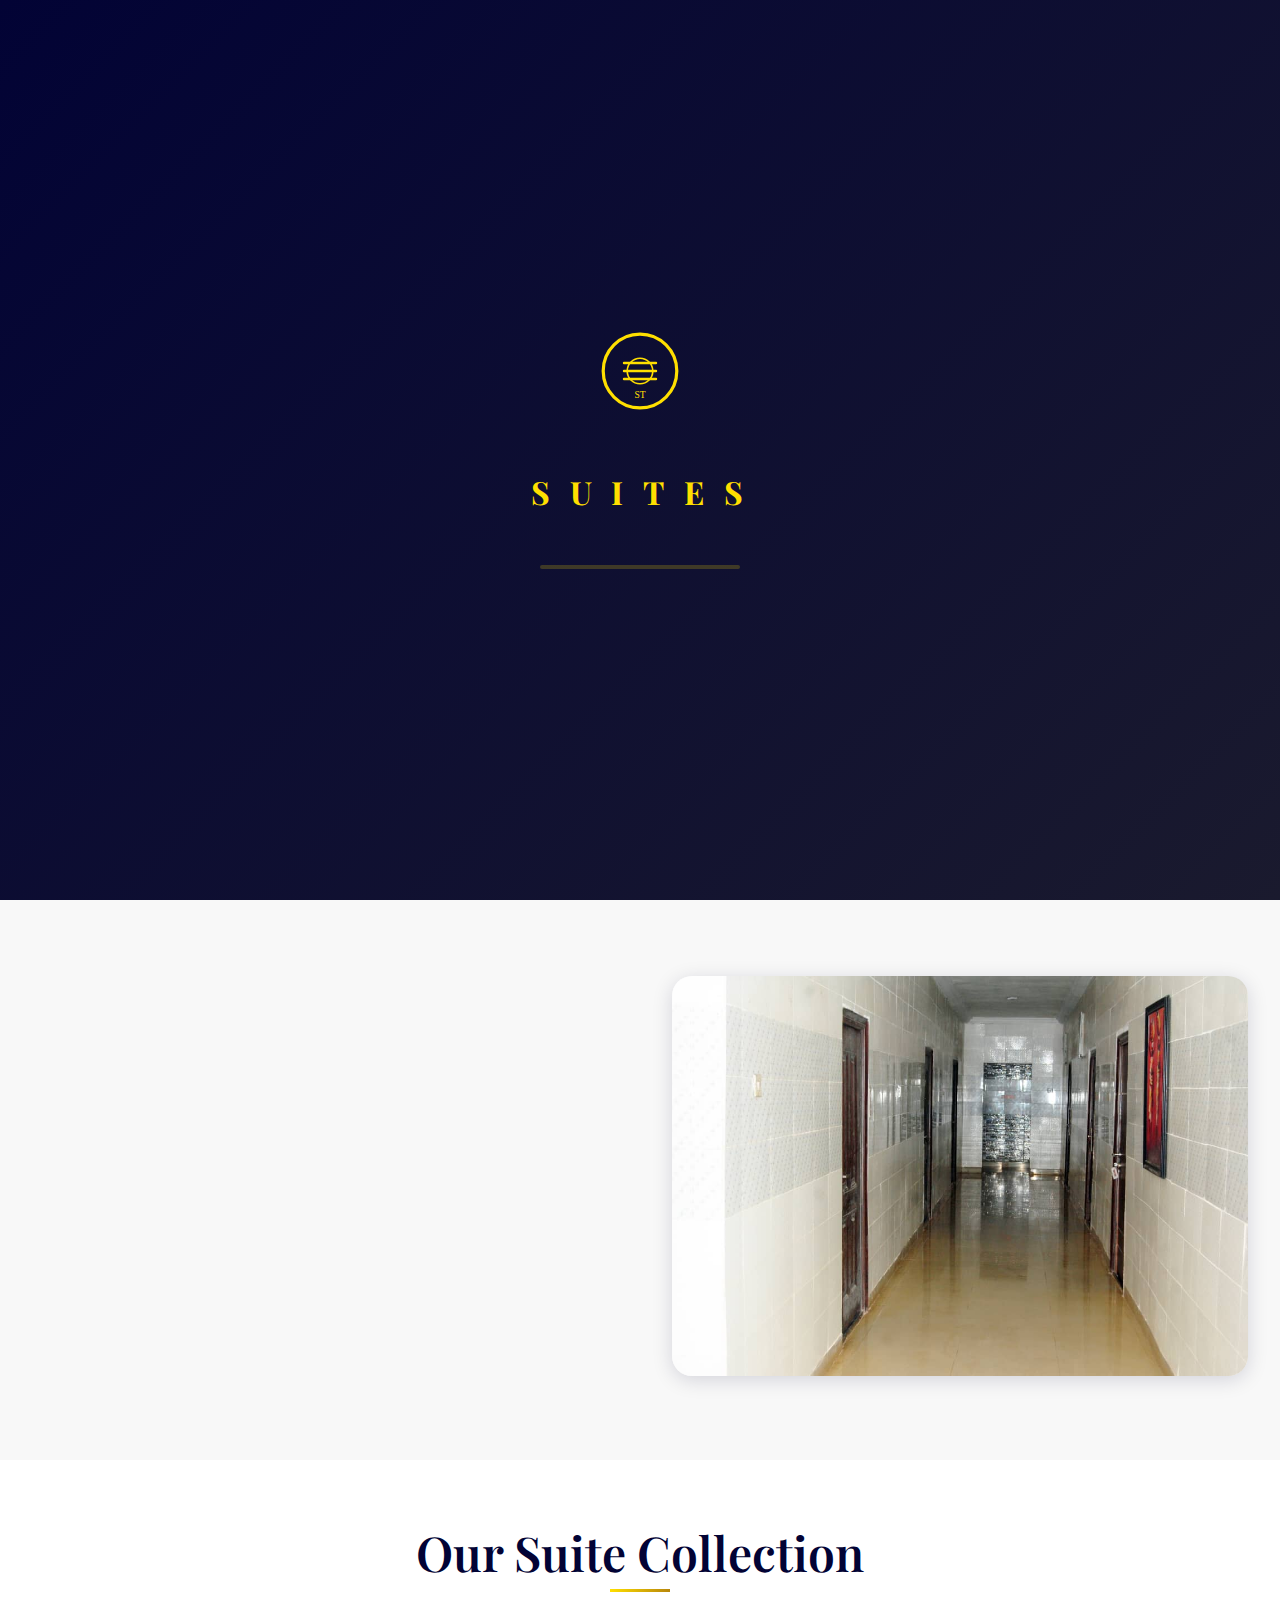
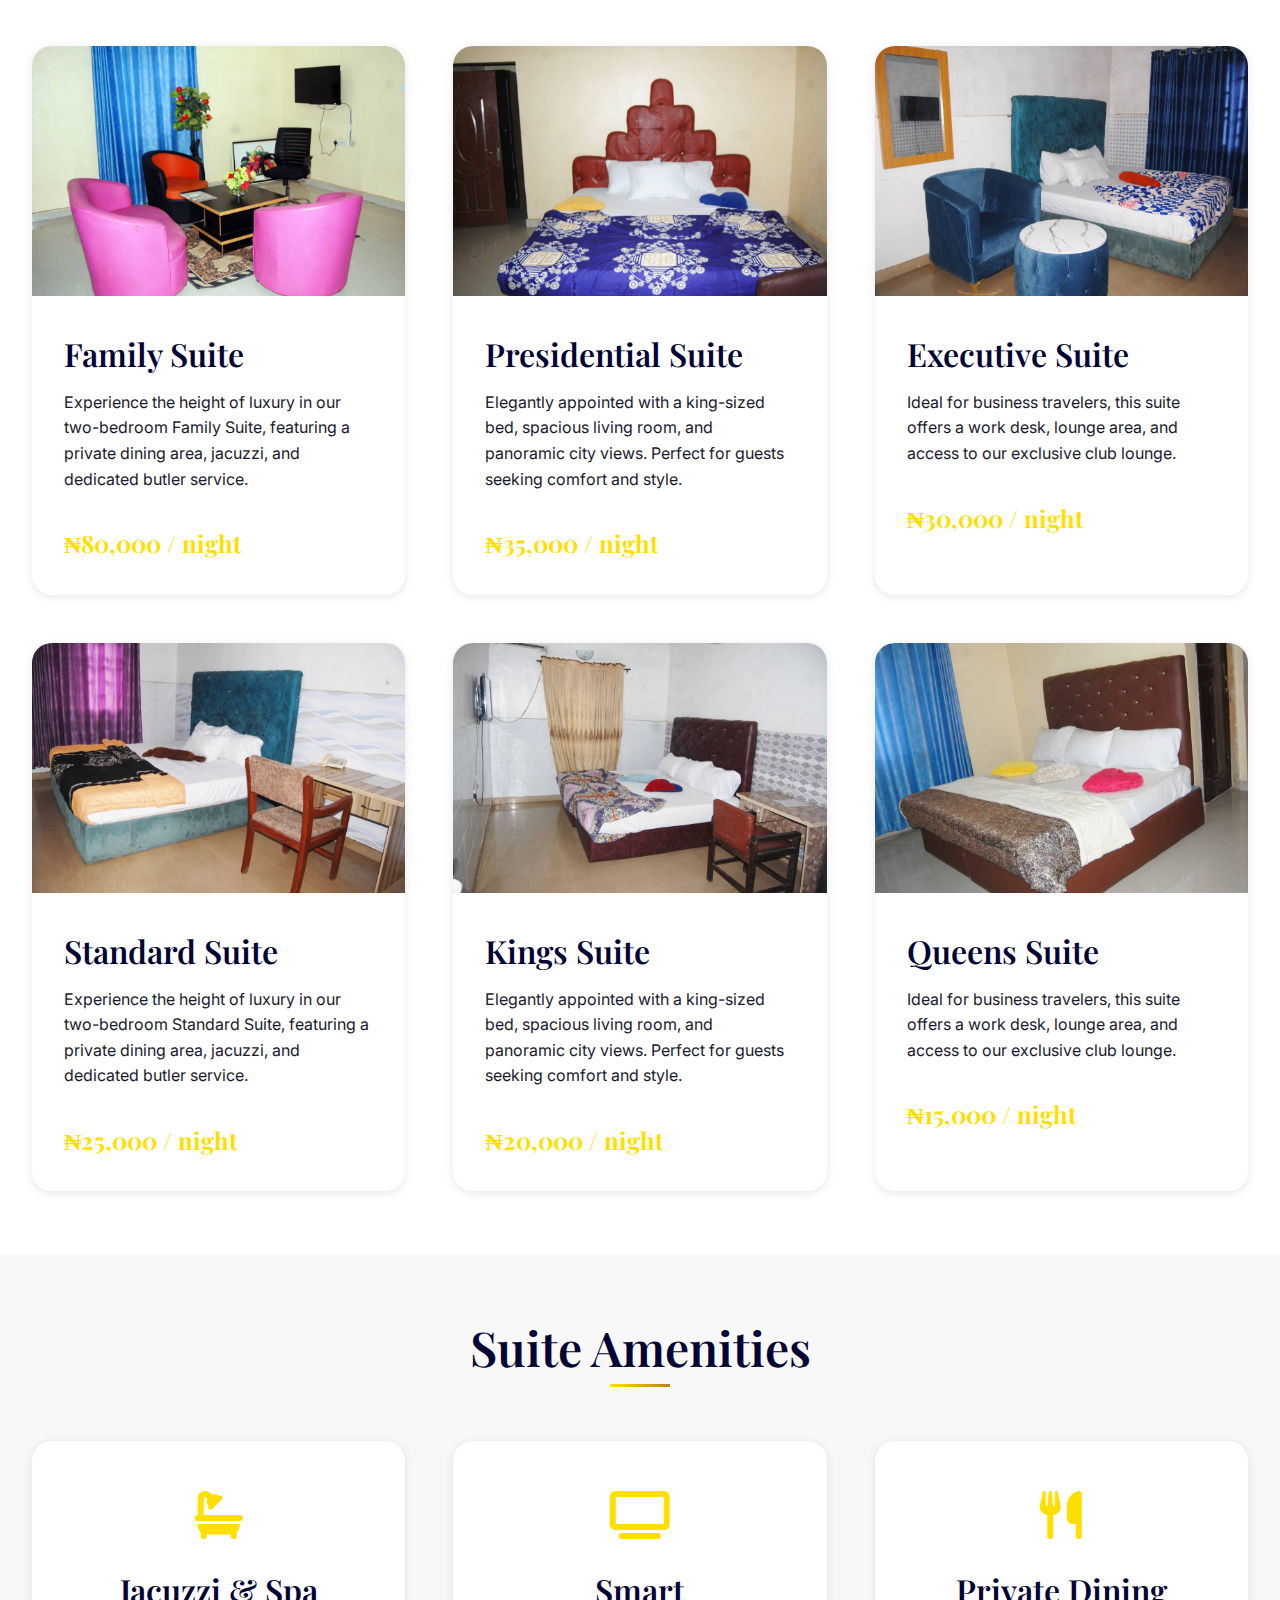
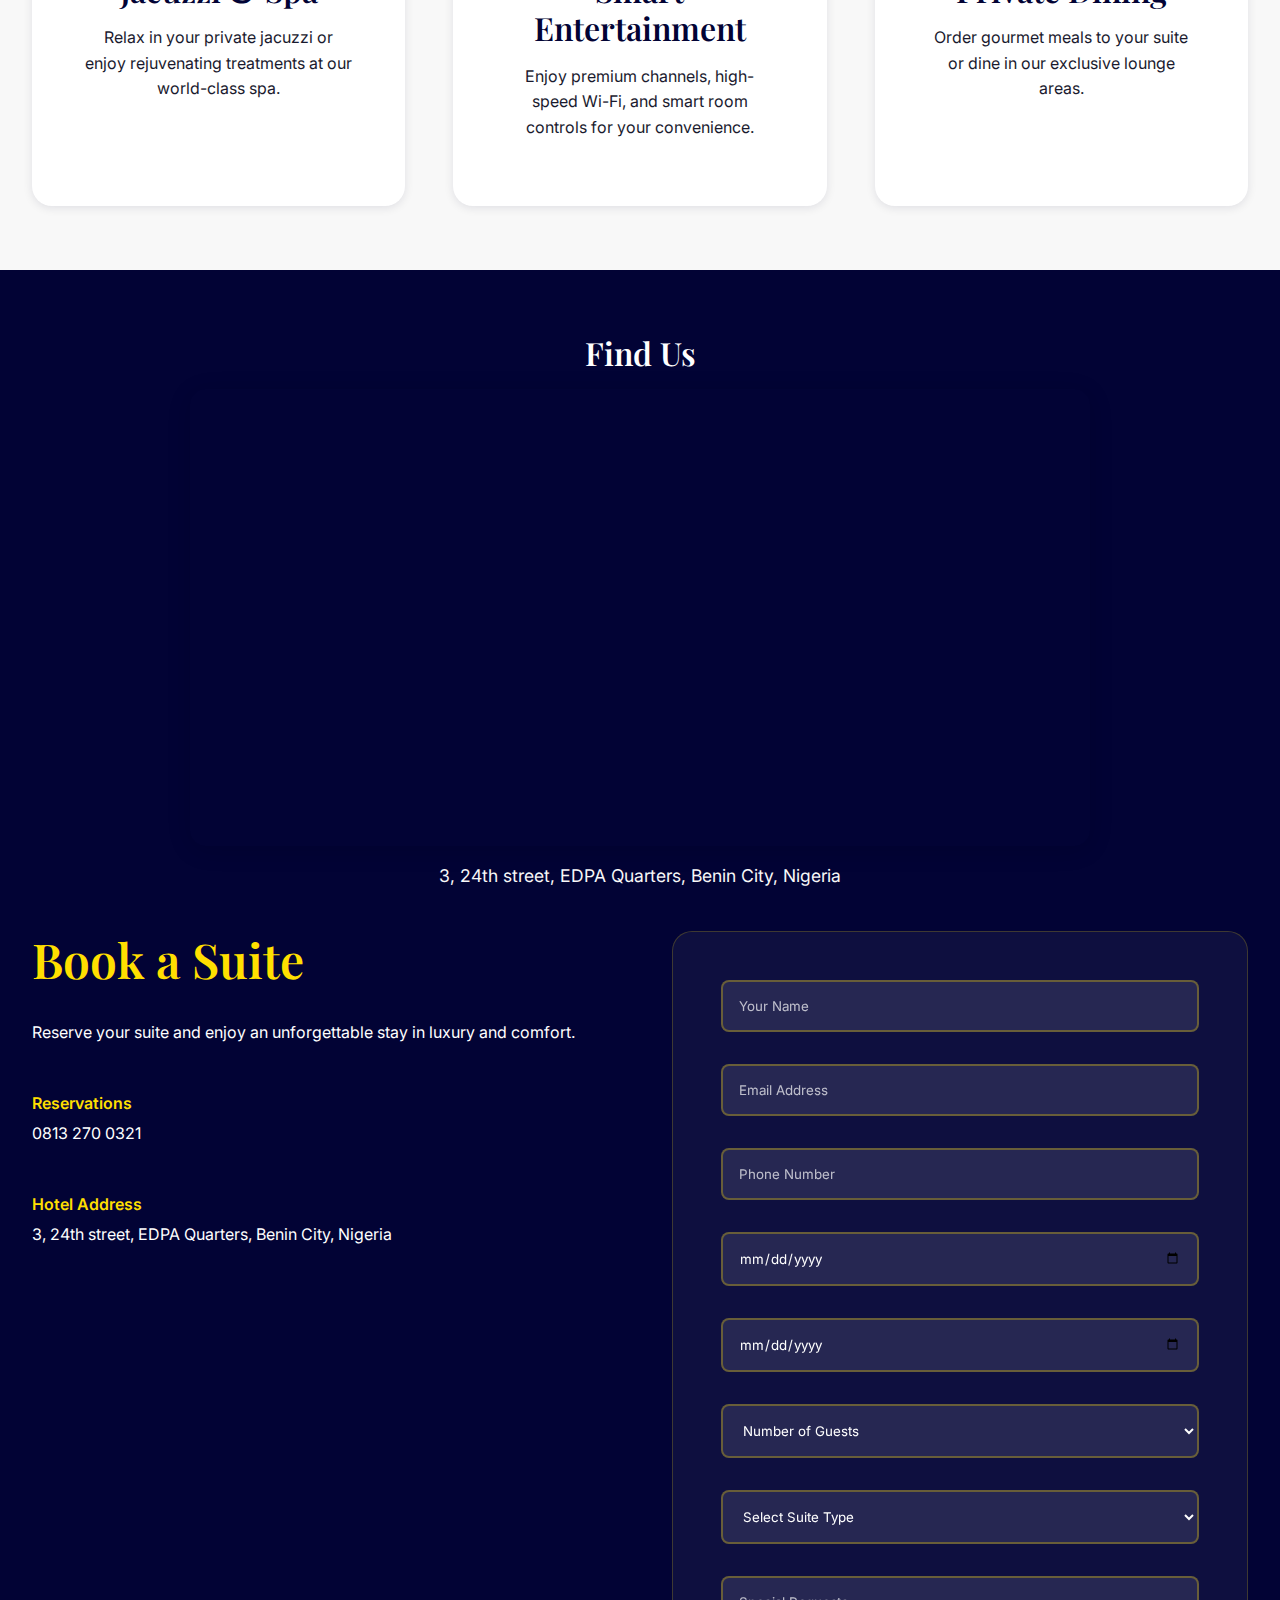
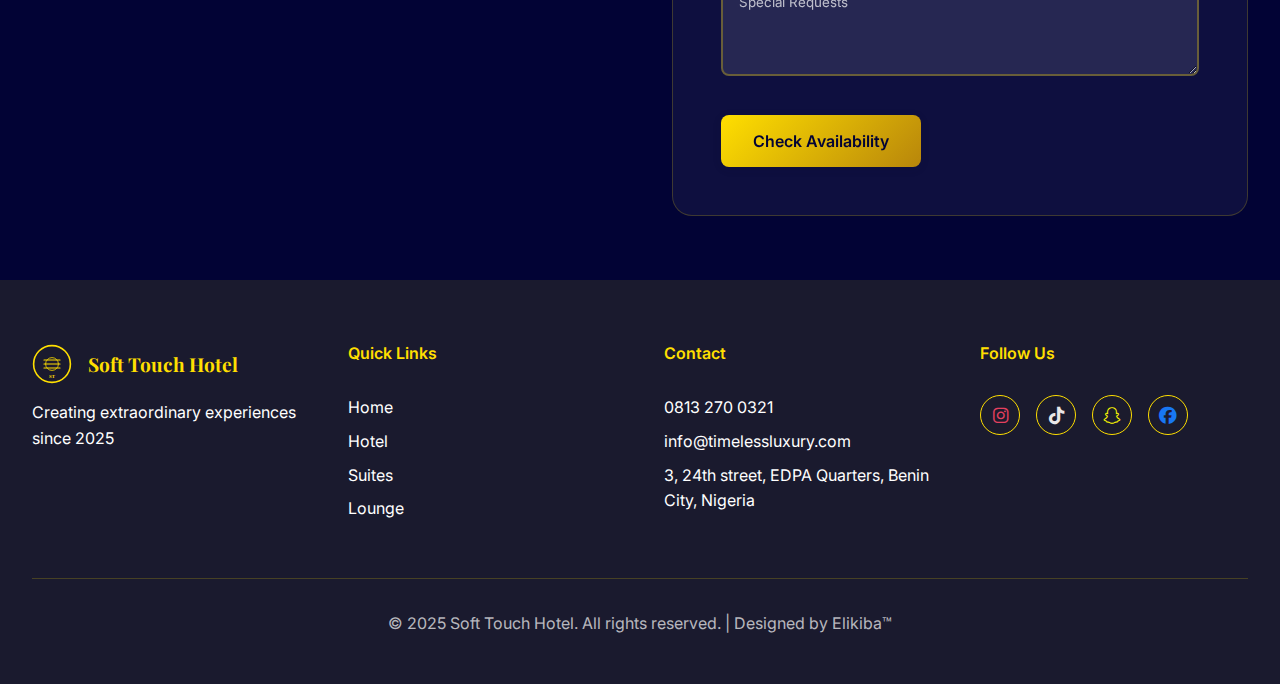
<file: suites.html>
<!DOCTYPE html>
<html lang="en">
<head>
    <meta charset="UTF-8">
    <meta name="viewport" content="width=device-width, initial-scale=1.0">
    <title>Luxury Suites - Soft Touch Hotel</title>
    <link rel="icon" type="image/jpg+xml" href="media/logo-f.jpg">
    <link rel="stylesheet" href="styles.css">
    <link rel="preconnect" href="https://fonts.googleapis.com">
    <link rel="preconnect" href="https://fonts.gstatic.com" crossorigin>
    <link href="https://fonts.googleapis.com/css2?family=Playfair+Display:wght@400;500;600;700&family=Inter:wght@300;400;500;600&display=swap" rel="stylesheet">
    <link rel="stylesheet" href="https://cdnjs.cloudflare.com/ajax/libs/font-awesome/6.4.0/css/all.min.css">
</head>
<body>
    <!-- Preloader -->
    <div class="preloader" id="preloader">
        <div class="preloader-content">
            <div class="logo-animation">
                <svg width="80" height="80" viewBox="0 0 50 50" fill="none" xmlns="http://www.w3.org/2000/svg">
                    <circle cx="25" cy="25" r="23" stroke="#FFDF00" stroke-width="2" fill="none" class="logo-circle"/>
                    <path d="M15 20h20M15 25h20M15 30h20" stroke="#FFDF00" stroke-width="1.5" stroke-linecap="round" class="logo-lines"/>
                    <circle cx="25" cy="25" r="8" stroke="#FFDF00" stroke-width="1" fill="none" class="logo-inner"/>
                    <text x="25" y="42" text-anchor="middle" fill="#FFDF00" font-size="6" font-family="serif">ST</text>
                </svg>
            </div>
            <div class="loading-text">
                <span class="loading-letter">S</span>
                <span class="loading-letter">U</span>
                <span class="loading-letter">I</span>
                <span class="loading-letter">T</span>
                <span class="loading-letter">E</span>
                <span class="loading-letter">S</span>
            </div>
            <div class="loading-bar">
                <div class="loading-progress"></div>
            </div>
        </div>
    </div>

    <!-- Navigation -->
    <nav class="navbar">
        <div class="nav-container">
            <div class="logo">
                <svg width="50" height="50" viewBox="0 0 50 50" fill="none" xmlns="http://www.w3.org/2000/svg">
                    <circle cx="25" cy="25" r="23" stroke="#FFDF00" stroke-width="2" fill="none"/>
                    <path d="M15 20h20M15 25h20M15 30h20" stroke="#FFDF00" stroke-width="1.5" stroke-linecap="round"/>
                    <circle cx="25" cy="25" r="8" stroke="#FFDF00" stroke-width="1" fill="none"/>
                    <text x="25" y="42" text-anchor="middle" fill="#FFDF00" font-size="6" font-family="serif">ST</text>
                </svg>
                <span class="logo-text">Soft Touch Suites</span>
            </div>
            <div class="nav-menu" id="nav-menu">
                <a href="index.html" class="nav-link">Home</a>
                <a href="hotel.html" class="nav-link">Hotel</a>
                <a href="restaurant.html" class="nav-link">Restaurant</a>
                <a href="lounge.html" class="nav-link">Lounge</a>
                <a href="#contact" class="nav-link">Contact</a>
            </div>
            <div class="hamburger" id="hamburger">
                <span></span>
                <span></span>
                <span></span>
            </div>
        </div>
    </nav>

    <!-- Hero Section -->
    <section class="hero overview-hero">
        <div class="hero-content">
            <h1 class="hero-title dynamic-text">Luxury Suites &amp; Comfort</h1>
            <p class="hero-subtitle">Step into a world of refined elegance and discover our exclusive suites designed for your ultimate relaxation.</p>
            <div class="hero-buttons">
                <button class="btn btn-primary pulse-animation">Book a Suite</button>
                <button class="btn btn-secondary">View Amenities</button>
            </div>
        </div>
        <div class="hero-image">
            <picture>
                <source srcset="media/suites-sitting-room.jpg" media="(max-width: 768px)">
                <img src="media/suites-sitting-room.jpg" alt="Luxury suite" class="hero-img-desktop">
            </picture>
            <div class="image-overlay"></div>
        </div>  
    </section>

    <!-- Suites Overview Section -->
    <section class="about">
        <div class="container">
            <div class="about-content">
                <div class="about-text">
                    <h2 class="fade-in-element">The Art of Suite Living</h2>
                    <p class="fade-in-element">Our suites offer a harmonious blend of sophistication and comfort, featuring spacious layouts, premium furnishings, and breathtaking city views. Each suite is meticulously designed to provide a sanctuary for both leisure and business travelers.</p>
                    <p class="fade-in-element">Enjoy personalized services, private lounges, and exclusive amenities that set our suites apart as the pinnacle of luxury accommodation in Benin City.</p>
                    <div class="stats">
                        <div class="stat fade-in-element">
                            <span class="stat-number counter" data-target="20">0</span>
                            <span class="stat-label">Signature Suites</span>
                        </div>
                        <div class="stat fade-in-element">
                            <span class="stat-number counter" data-target="2">0</span>
                            <span class="stat-label">Presidential Suites</span>
                        </div>
                        <div class="stat fade-in-element">
                            <span class="stat-number">24/7</span>
                            <span class="stat-label">Concierge</span>
                        </div>
                    </div>
                </div>
                <div class="about-image">
                    <img src="media/gallery-2.jpg" alt="Suite Living Room">
                </div>
            </div>
        </div>
    </section>

    <!-- Suite Types Section -->
    <section class="accommodations">
        <div class="container">
            <h2 class="section-title">Our Suite Collection</h2>
            <div class="dishes-grid">
                <div class="dish-card">
                    <img src="media/suites-sitting-room.jpg" alt="Family Suite">
                    <div class="dish-info">
                        <h3>Family Suite</h3>
                        <p>Experience the height of luxury in our two-bedroom Family Suite, featuring a private dining area, jacuzzi, and dedicated butler service.</p>
                        <span class="price">₦80,000 / night</span>
                    </div>
                </div>
                <div class="dish-card">
                    <img src="media/presidency-room.jpg" alt="Presidential Suite">
                    <div class="dish-info">
                        <h3>Presidential Suite</h3>
                        <p>Elegantly appointed with a king-sized bed, spacious living room, and panoramic city views. Perfect for guests seeking comfort and style.</p>
                        <span class="price">₦35,000 / night</span>
                    </div>
                </div>
                <div class="dish-card">
                    <img src="media/gallery-1.jpg" alt="Executive Suite">
                    <div class="dish-info">
                        <h3>Executive Suite</h3>
                        <p>Ideal for business travelers, this suite offers a work desk, lounge area, and access to our exclusive club lounge.</p>
                        <span class="price">₦30,000 / night</span>
                    </div>
                </div>
                <div class="dish-card">
                    <img src="media/standard-room.jpg" alt="Standard Suite">
                    <div class="dish-info">
                        <h3>Standard Suite</h3>
                        <p>Experience the height of luxury in our two-bedroom Standard Suite, featuring a private dining area, jacuzzi, and dedicated butler service.</p>
                        <span class="price">₦25,000 / night</span>
                    </div>
                </div>
                <div class="dish-card">
                    <img src="media/standard-room-3.jpg" alt="Kings Suite">
                    <div class="dish-info">
                        <h3>Kings Suite</h3>
                        <p>Elegantly appointed with a king-sized bed, spacious living room, and panoramic city views. Perfect for guests seeking comfort and style.</p>
                        <span class="price">₦20,000 / night</span>
                    </div>
                </div>
                <div class="dish-card">
                    <img src="media/room-2.jpg" alt="Queens Suite">
                    <div class="dish-info">
                        <h3>Queens Suite</h3>
                        <p>Ideal for business travelers, this suite offers a work desk, lounge area, and access to our exclusive club lounge.</p>
                        <span class="price">₦15,000 / night</span>
                    </div>
                </div>
            </div>
        </div>
    </section>

    <!-- Amenities Section -->
    <section class="features">
        <div class="container">
            <h2 class="section-title">Suite Amenities</h2>
            <div class="features-grid">
                <div class="feature-card">
                    <i class="fas fa-bath feature-icon" style="color: var(--gold);"></i>
                    <h3>Jacuzzi &amp; Spa</h3>
                    <p>Relax in your private jacuzzi or enjoy rejuvenating treatments at our world-class spa.</p>
                </div>
                <div class="feature-card">
                    <i class="fas fa-tv feature-icon" style="color: var(--gold);"></i>
                    <h3>Smart Entertainment</h3>
                    <p>Enjoy premium channels, high-speed Wi-Fi, and smart room controls for your convenience.</p>
                </div>
                <div class="feature-card">
                    <i class="fas fa-utensils feature-icon" style="color: var(--gold);"></i>
                    <h3>Private Dining</h3>
                    <p>Order gourmet meals to your suite or dine in our exclusive lounge areas.</p>
                </div>
            </div>
        </div>
    </section>

    <!-- Booking Section -->
     <section id="contact" class="contact">
        <div class="container">
            <div class="map-prominent" style="margin-bottom: 2.5rem; text-align: center;">
                <h2 style="font-size:2rem; margin-bottom:1rem;">Find Us</h2>
                <div style="width:100%; max-width:900px; margin:0 auto; border-radius:16px; overflow:hidden; box-shadow:0 4px 24px rgba(0,0,0,0.12);">
                    <iframe src="https://www.google.com/maps/embed?pb=!1m18!1m12!1m3!1d3964.9304174553017!2d5.60473357499187!3d6.402966593587705!2m3!1f0!2f0!3f0!3m2!1i1024!2i768!4f13.1!3m3!1m2!1s0x1040d3b6f7092e95%3A0x1543ab58ee3ff3d9!2sSoft%20Touch%20Hotel%20and%20Suites!5e0!3m2!1sen!2sng!4v1756915795472!5m2!1sen!2sng"
                        width="600" height="450" style="border:0;" allowfullscreen="" loading="lazy" referrerpolicy="no-referrer-when-downgrade">
                    </iframe>
                </div>
                <div style="margin-top:1rem; font-size:1.1rem; color: var(--light-gray);"> 3, 24th street, EDPA Quarters, Benin City, Nigeria </div>
            </div>
            <div class="contact-content">
                <div class="contact-info">
                    <h2>Book a Suite</h2>
                    <p>Reserve your suite and enjoy an unforgettable stay in luxury and comfort.</p>
                    <div class="contact-details">
                        <div class="contact-item">
                            <h4>Reservations</h4>
                            <p>0813 270 0321</p>
                        </div>
                        <div class="contact-item">
                            <h4>Hotel Address</h4>
                            <p>3, 24th street, EDPA Quarters, Benin City, Nigeria</p>
                        </div>
                    </div>
                </div>
                <div class="contact-form">
                    <form id="suite-booking-form">
                        <div class="form-group">
                            <input type="text" id="name" name="name" placeholder="Your Name" required>
                        </div>
                        <div class="form-group">
                            <input type="email" id="email" name="email" placeholder="Email Address" required>
                        </div>
                        <div class="form-group">
                            <input type="tel" id="phone" name="phone" placeholder="Phone Number" required>
                        </div>
                        <div class="form-group">
                            <input type="date" id="checkin-date" name="checkin-date" placeholder="Check-in Date" onfocus="(this.type='date')" onblur="(this.type='text')" required>
                        </div>
                        <div class="form-group">
                            <input type="date" id="checkout-date" name="checkout-date" placeholder="Check-out Date" onfocus="(this.type='date')" onblur="(this.type='text')" required>
                        </div>
                        <div class="form-group">
                            <select id="guests" name="guests" required>
                                <option value="">Number of Guests</option>
                                <option value="1">1 Guest</option>
                                <option value="2">2 Guests</option>
                                <option value="3">3 Guests</option>
                                <option value="4">4 Guests</option>
                            </select>
                        </div>
                         <div class="form-group">
                            <select id="suite-type" name="suite-type" required>
                                <option value="">Select Suite Type</option>
                                <option value="presidential">Presidential Suite</option>
                                <option value="signature">Signature Suite</option>
                                <option value="executive">Executive Suite</option>
                            </select>
                        </div>
                        <div class="form-group">
                            <textarea id="message" name="message" placeholder="Special Requests" rows="4"></textarea>
                        </div>
                        <button type="submit" class="btn btn-primary">Check Availability</button>
                    </form>
                </div>
            </div>
        </div>
    </section> 

    <!-- Footer -->
    <footer class="footer">
        <div class="container">
            <div class="footer-content">
                <div class="footer-section">
                    <div class="footer-logo">
                        <svg width="40" height="40" viewBox="0 0 50 50" fill="none" xmlns="http://www.w3.org/2000/svg">
                            <circle cx="25" cy="25" r="23" stroke="#FFDF00" stroke-width="2" fill="none"/>
                            <path d="M15 20h20M15 25h20M15 30h20" stroke="#FFDF00" stroke-width="1.5" stroke-linecap="round"/>
                            <circle cx="25" cy="25" r="8" stroke="#FFDF00" stroke-width="1" fill="none"/>
                            <text x="25" y="42" text-anchor="middle" fill="#FFDF00" font-size="6" font-family="serif">ST</text>
                        </svg>
                        <span>Soft Touch Hotel</span>
                    </div>
                    <p>Creating extraordinary experiences since 2025</p>
                </div>
                <div class="footer-section">
                    <h4>Quick Links</h4>
                    <ul>
                        <li><a href="index.html">Home</a></li>
                        <li><a href="hotel.html">Hotel</a></li>
                        <li><a href="suites.html">Suites</a></li>
                        <li><a href="lounge.html">Lounge</a></li>
                    </ul>
                </div>
                <div class="footer-section">
                    <h4>Contact</h4>
                    <ul>
                        <li>0813 270 0321</li>
                        <li>info@timelessluxury.com</li>
                        <li> 3, 24th street, EDPA Quarters, Benin City, Nigeria</li>
                    </ul>
                </div>
                <div class="footer-section">
                    <h4>Follow Us</h4>
                    <div class="social-links">
                            <a href="https://www.instagram.com/timelessluxurybenincity" target="_blank"><i class="fab fa-instagram" style="color: #E4405F;"></i></a>
                            <a href="#" target="_blank"><i class="fab fa-tiktok" style="color: #e9e7e7;"></i></a>
                            <a href="#" target="_blank"><i class="fab fa-snapchat" style="color: #FFFC00;"></i></a>
                            <a href="#" target="_blank"><i class="fab fa-facebook" style="color: #1877F3;"></i></a>
                     </div>
                </div>
            </div>
            <div class="footer-bottom">
                <p>&copy; 2025 Soft Touch Hotel. All rights reserved. | Designed by Elikiba&trade;</p>
            </div>
        </div>
    </footer>

    <!-- WhatsApp Float Button -->
    <a href="https://wa.me/23409074056338" class="whatsapp-float" target="_blank" aria-label="Contact us on WhatsApp">
        <i class="fab fa-whatsapp"></i>
    </a>

    <!-- Scroll to Top Button -->
    <button class="scroll-to-top" id="scrollToTop" aria-label="Scroll to top">
        <i class="fas fa-chevron-up"></i>
    </button>

    <script src="script.js"></script>
</body>
</html>
</file>
<file: styles.css>
/* Timeless Luxury - Premium Restaurant Website Styles */

:root {
    --gold: #FFDF00;
    --dark-gold: #B8860B;
    --dark: #020335;
    --light-dark: #1a1a2e;
    --white: #ffffff;
    --light-gray: #f8f8f8;
    
    /* Typography */
    --font-primary: 'Playfair Display', serif;
    --font-secondary: 'Inter', sans-serif;
    
    /* Spacing */
    --spacing-xs: 0.5rem;
    --spacing-sm: 1rem;
    --spacing-md: 2rem;
    --spacing-lg: 3rem;
    --spacing-xl: 4rem;
    
    /* Shadows */
    --shadow-light: 0 2px 10px rgba(2, 3, 53, 0.1);
    --shadow-medium: 0 4px 20px rgba(2, 3, 53, 0.15);
    --shadow-heavy: 0 8px 30px rgba(2, 3, 53, 0.2);
    
    /* Border radius */
    --radius-sm: 8px;
    --radius-md: 12px;
    --radius-lg: 20px;
}


/* Preloader Styles */
.preloader {
    position: fixed;
    top: 0;
    left: 0;
    width: 100%;
    height: 100%;
    background: linear-gradient(135deg, var(--dark) 0%, var(--light-dark) 100%);
    display: flex;
    justify-content: center;
    align-items: center;
    z-index: 10000;
    transition: opacity 0.5s ease, visibility 0.5s ease;
}

.preloader.fade-out {
    opacity: 0;
    visibility: hidden;
}

.preloader-content {
    text-align: center;
    color: var(--gold);
}

.logo-animation {
    margin-bottom: var(--spacing-lg);
    animation: logoFloat 3s ease-in-out infinite;
}

.logo-circle {
    animation: rotate 4s linear infinite;
    transform-origin: center;
}

.logo-lines {
    animation: pulse 2s ease-in-out infinite;
}

.logo-inner {
    animation: scale 3s ease-in-out infinite;
}

.loading-text {
    font-family: var(--font-primary);
    font-size: 2rem;
    font-weight: 700;
    margin-bottom: var(--spacing-lg);
    letter-spacing: 0.2em;
}

.loading-letter {
    display: inline-block;
    animation: letterBounce 1.5s ease-in-out infinite;
}

.loading-letter:nth-child(1) { animation-delay: 0.1s; }
.loading-letter:nth-child(2) { animation-delay: 0.2s; }
.loading-letter:nth-child(3) { animation-delay: 0.3s; }
.loading-letter:nth-child(4) { animation-delay: 0.4s; }
.loading-letter:nth-child(5) { animation-delay: 0.5s; }
.loading-letter:nth-child(6) { animation-delay: 0.6s; }
.loading-letter:nth-child(7) { animation-delay: 0.7s; }
.loading-letter:nth-child(8) { animation-delay: 0.8s; }
.loading-letter:nth-child(9) { animation-delay: 0.9s; }
.loading-letter:nth-child(10) { animation-delay: 1.0s; }

.loading-bar {
    width: 200px;
    height: 4px;
    background: rgba(255, 223, 0, 0.2);
    border-radius: 2px;
    margin: 0 auto;
    overflow: hidden;
}

.loading-progress {
    width: 0%;
    height: 100%;
    background: linear-gradient(90deg, var(--gold) 0%, var(--dark-gold) 100%);
    border-radius: 2px;
    animation: loadingProgress 3s ease-in-out infinite;
}

@keyframes logoFloat {
    0%, 100% { transform: translateY(0px); }
    50% { transform: translateY(-10px); }
}

@keyframes rotate {
    from { transform: rotate(0deg); }
    to { transform: rotate(360deg); }
}

@keyframes pulse {
    0%, 100% { opacity: 1; }
    50% { opacity: 0.5; }
}

@keyframes scale {
    0%, 100% { transform: scale(1); }
    50% { transform: scale(1.1); }
}

@keyframes letterBounce {
    0%, 100% { transform: translateY(0px); }
    50% { transform: translateY(-10px); }
}

@keyframes loadingProgress {
    0% { width: 0%; }
    50% { width: 70%; }
    100% { width: 100%; }
}

/* Reset and Base Styles */
* {
    margin: 0;
    padding: 0;
    box-sizing: border-box;
}

html {
    scroll-behavior: smooth;
    font-size: 16px;
}

body {
    font-family: var(--font-secondary);
    line-height: 1.6;
    color: var(--dark);
    background-color: var(--white);
    overflow-x: hidden;
}

/* Typography */
h1, h2, h3, h4, h5, h6 {
    font-family: var(--font-primary);
    font-weight: 600;
    line-height: 1.2;
    margin-bottom: var(--spacing-sm);
}

h1 {
    font-size: clamp(2.5rem, 5vw, 4rem);
    font-weight: 700;
}

h2 {
    font-size: clamp(2rem, 4vw, 3rem);
}

h3 {
    font-size: clamp(1.5rem, 3vw, 2rem);
}

p {
    margin-bottom: var(--spacing-sm);
    font-weight: 400;
}

/* Navigation */
.navbar {
    position: fixed;
    top: 0;
    width: 100%;
    background: rgba(2, 3, 53, 0.95);
    backdrop-filter: blur(10px);
    z-index: 1000;
    padding: var(--spacing-sm) 0;
    transition: all 0.3s ease;
}

.navbar.scrolled {
    background: rgba(2, 3, 53, 0.98);
    box-shadow: var(--shadow-medium);
}

.nav-container {
    max-width: 1400px;
    margin: 0 auto;
    padding: 0 var(--spacing-md);
    display: flex;
    justify-content: space-between;
    align-items: center;
}

.logo {
    display: flex;
    align-items: center;
    gap: var(--spacing-sm);
    color: var(--gold);
    text-decoration: none;
    transition: transform 0.3s ease;
}

.logo:hover {
    transform: scale(1.05);
}

.logo-text {
    font-family: var(--font-primary);
    font-size: 1.5rem;
    font-weight: 700;
}

.nav-menu {
    display: flex;
    gap: var(--spacing-lg);
}

.nav-link {
    color: var(--white);
    text-decoration: none;
    font-weight: 500;
    position: relative;
    transition: all 0.3s ease;
    padding: var(--spacing-xs) 0;
}

.nav-link:hover,
.nav-link.active {
    color: var(--gold);
}

.nav-link::after {
    content: '';
    position: absolute;
    width: 0;
    height: 2px;
    bottom: 0;
    left: 0;
    background: var(--gold);
    transition: width 0.3s ease;
}

.nav-link:hover::after,
.nav-link.active::after {
    width: 100%;
}

.hamburger {
    display: none;
    flex-direction: column;
    cursor: pointer;
    gap: 4px;
}

.hamburger span {
    width: 25px;
    height: 3px;
    background: var(--gold);
    transition: 0.3s;
}

/* Hero Section */
.hero {
    min-height: 100vh;
    display: grid;
    grid-template-columns: 1fr 1fr;
    align-items: center;
    gap: var(--spacing-xl);
    padding: var(--spacing-xl) var(--spacing-md);
    max-width: 1400px;
    margin: 0 auto;
    padding-top: calc(var(--spacing-xl) + 80px);
}

.hero-content {
    max-width: 600px;
    animation: fadeInLeft 1s ease-out;
}

.hero-title {
    color: var(--dark);
    margin-bottom: var(--spacing-md);
    background: linear-gradient(135deg, var(--dark) 0%, var(--light-dark) 100%);
    background-clip: text;
    -webkit-background-clip: text;
    -webkit-text-fill-color: transparent;
}

.hero-subtitle {
    font-size: 1.25rem;
    color: var(--light-gray);
    margin-bottom: var(--spacing-lg);
    font-weight: 400;
}

.hero-buttons {
    display: flex;
    gap: var(--spacing-md);
    flex-wrap: wrap;
}

.hero-image {
    position: relative;
    animation: fadeInRight 1s ease-out;
}

.hero-image img {
    width: 100%;
    height: 500px;
    object-fit: cover;
    border-radius: var(--radius-lg);
    box-shadow: var(--shadow-heavy);
}

.image-overlay {
    position: absolute;
    top: 0;
    left: 0;
    right: 0;
    bottom: 0;
    background: linear-gradient(45deg, rgba(2, 3, 53, 0.3), transparent);
    border-radius: var(--radius-lg);
    pointer-events: none;
}

/* Specialized Hero Variants */
.overview-hero .hero-content {
    background: linear-gradient(135deg, rgba(255, 255, 255, 0.95) 0%, rgba(248, 248, 248, 0.9) 100%);
    padding: var(--spacing-lg);
    border-radius: var(--radius-lg);
    backdrop-filter: blur(10px);
    border: 2px solid rgba(255, 223, 0, 0.3);
}

.restaurant-hero .hero-content {
    background: linear-gradient(135deg, rgba(255, 255, 255, 0.95) 0%, rgba(248, 248, 248, 0.9) 100%);
    padding: var(--spacing-lg);
    border-radius: var(--radius-lg);
    backdrop-filter: blur(10px);
    border: 2px solid rgba(255, 223, 0, 0.3);
}

.rooftop-hero .hero-content {
    background: linear-gradient(135deg, rgba(2, 3, 53, 0.9) 0%, rgba(26, 26, 46, 0.9) 100%);
    color: var(--white);
    padding: var(--spacing-lg);
    border-radius: var(--radius-lg);
}

.rooftop-hero .hero-title {
    color: var(--gold);
    background: none;
    -webkit-text-fill-color: initial;
}

.club-hero .hero-content {
    background: linear-gradient(135deg, rgba(2, 3, 53, 0.95) 0%, rgba(184, 134, 11, 0.2) 100%);
    color: var(--white);
    padding: var(--spacing-lg);
    border-radius: var(--radius-lg);
    border: 2px solid var(--gold);
}

.club-hero .hero-title {
    color: var(--gold);
    background: none;
    -webkit-text-fill-color: initial;
}

.bar-hero .hero-content {
    background: linear-gradient(135deg, rgba(26, 26, 46, 0.9) 0%, rgba(2, 3, 53, 0.9) 100%);
    color: var(--white);
    padding: var(--spacing-lg);
    border-radius: var(--radius-lg);
}

.bar-hero .hero-title {
    color: var(--gold);
    background: none;
    -webkit-text-fill-color: initial;
}

.nightclub-hero .hero-content {
    background: linear-gradient(135deg, rgba(2, 3, 53, 0.95) 0%, rgba(0, 0, 0, 0.8) 100%);
    color: var(--white);
    padding: var(--spacing-lg);
    border-radius: var(--radius-lg);
    border: 2px solid var(--gold);
    position: relative;
    overflow: hidden;
}

.nightclub-hero .hero-title {
    color: var(--gold);
    background: none;
    -webkit-text-fill-color: initial;
    text-shadow: 0 0 20px var(--gold);
}

.nightclub-overlay {
    position: absolute;
    top: 0;
    left: 0;
    right: 0;
    bottom: 0;
    background: linear-gradient(45deg, rgba(255, 223, 0, 0.1), rgba(2, 3, 53, 0.3));
    border-radius: var(--radius-lg);
    pointer-events: none;
}

/* Buttons */
.btn {
    display: inline-block;
    padding: var(--spacing-sm) var(--spacing-md);
    border: none;
    border-radius: var(--radius-sm);
    font-family: var(--font-secondary);
    font-weight: 600;
    text-decoration: none;
    cursor: pointer;
    transition: all 0.3s ease;
    font-size: 1rem;
    position: relative;
    overflow: hidden;
}

.btn-small {
    padding: var(--spacing-xs) var(--spacing-sm);
    font-size: 0.9rem;
}

.btn-primary {
    background: linear-gradient(135deg, var(--gold) 0%, var(--dark-gold) 100%);
    color: var(--dark);
    box-shadow: var(--shadow-light);
}

.btn-primary:hover {
    transform: translateY(-2px);
    box-shadow: var(--shadow-medium);
    background: linear-gradient(135deg, var(--dark-gold) 0%, var(--gold) 100%);
}

.btn-secondary {
    background: transparent;
    color: var(--dark);
    border: 2px solid var(--gold);
}

.btn-secondary:hover {
    background: var(--gold);
    color: var(--dark);
    transform: translateY(-2px);
}

/* Container */
.container {
    max-width: 1400px;
    margin: 0 auto;
    padding: 0 var(--spacing-md);
}

/* Sections */
section {
    padding: var(--spacing-xl) 0;
}

.section-title {
    text-align: center;
    margin-bottom: var(--spacing-xl);
    position: relative;
    color: var(--dark);
}

.section-title::after {
    content: '';
    position: absolute;
    width: 60px;
    height: 3px;
    background: linear-gradient(90deg, var(--gold) 0%, var(--dark-gold) 100%);
    bottom: -10px;
    left: 50%;
    transform: translateX(-50%);
}

/* About Section */
.about {
    background: var(--light-gray);
}

.about-content {
    display: grid;
    grid-template-columns: 1fr 1fr;
    gap: var(--spacing-xl);
    align-items: center;
}

.about-text {
    animation: fadeInLeft 1s ease-out;
}

.about-text h2 {
    color: var(--dark);
    margin-bottom: var(--spacing-md);
}

.about-text p {
    font-size: 1.1rem;
    margin-bottom: var(--spacing-md);
    color: var(--light-dark);
    text-align: justify;
}

.stats {
    display: flex;
    gap: var(--spacing-lg);
    margin-top: var(--spacing-lg);
}

.stat {
    text-align: center;
}

.stat-number {
    display: block;
    font-family: var(--font-primary);
    font-size: 2.5rem;
    font-weight: 700;
    color: var(--gold);
    line-height: 1;
}

.stat-label {
    font-size: 0.9rem;
    color: var(--light-dark);
    font-weight: 500;
}

.about-image {
    animation: fadeInRight 1s ease-out;
}

.about-image img {
    width: 100%;
    height: 400px;
    object-fit: cover;
    border-radius: var(--radius-lg);
    box-shadow: var(--shadow-medium);
}

/* Philosophy Section (Restaurant Page) */
.philosophy {
    background: var(--light-gray);
}

.philosophy-content {
    display: grid;
    grid-template-columns: 1fr 1fr;
    gap: var(--spacing-xl);
    align-items: center;
}

.philosophy-text h2 {
    color: var(--dark);
    margin-bottom: var(--spacing-md);
}

.philosophy-text p {
    font-size: 1.1rem;
    margin-bottom: var(--spacing-md);
    color: var(--light-dark);
}

.chef-stats {
    display: flex;
    gap: var(--spacing-lg);
    margin-top: var(--spacing-lg);
}

.stat-item {
    text-align: center;
}

.philosophy-image img {
    width: 100%;
    height: 400px;
    object-fit: cover;
    border-radius: var(--radius-lg);
    box-shadow: var(--shadow-medium);
}

/* Menu Categories (Restaurant Page) */
.menu-categories {
    padding: var(--spacing-xl) 0;
}

.menu-tabs {
    display: flex;
    justify-content: center;
    gap: var(--spacing-md);
    margin-bottom: var(--spacing-xl);
    flex-wrap: wrap;
}

.menu-tab {
    padding: var(--spacing-sm) var(--spacing-md);
    background: transparent;
    border: 2px solid var(--gold);
    border-radius: var(--radius-sm);
    color: var(--dark);
    font-family: var(--font-secondary);
    font-weight: 600;
    cursor: pointer;
    transition: all 0.3s ease;
}

.menu-tab.active,
.menu-tab:hover {
    background: var(--gold);
    color: var(--dark);
    transform: translateY(-2px);
}

.menu-category {
    display: none;
}

.menu-category.active {
    display: block;
}

.menu-grid {
    display: grid;
    grid-template-columns: repeat(auto-fit, minmax(350px, 1fr));
    gap: var(--spacing-lg);
}

.menu-item {
    background: var(--white);
    border-radius: var(--radius-lg);
    overflow: hidden;
    box-shadow: var(--shadow-light);
    transition: all 0.3s ease;
}

.menu-item:hover {
    transform: translateY(-5px);
    box-shadow: var(--shadow-medium);
}

.menu-item img {
    width: 100%;
    height: 200px;
    object-fit: cover;
}

.menu-item-info {
    padding: var(--spacing-md);
}

.menu-item-info h3 {
    color: var(--dark);
    margin-bottom: var(--spacing-xs);
}

.menu-item-info p {
    color: var(--light-dark);
    margin-bottom: var(--spacing-sm);
    font-size: 0.95rem;
}

.wine-list {
    max-width: 800px;
    margin: 0 auto;
}

.wine-category {
    margin-bottom: var(--spacing-xl);
}

.wine-category h3 {
    color: var(--gold);
    border-bottom: 2px solid var(--gold);
    padding-bottom: var(--spacing-xs);
    margin-bottom: var(--spacing-md);
}

.wine-item {
    display: flex;
    justify-content: space-between;
    align-items: flex-start;
    padding: var(--spacing-sm) 0;
    border-bottom: 1px solid #eee;
}

.wine-info h4 {
    color: var(--dark);
    margin-bottom: var(--spacing-xs);
    font-size: 1.1rem;
}

.wine-info p {
    color: var(--light-dark);
    font-size: 0.9rem;
    margin-bottom: 0;
}

.wine-price {
    color: var(--gold);
    font-family: var(--font-primary);
    font-weight: 600;
    font-size: 1.1rem;
}

/* Chef's Table Section (Restaurant Page) */
.chefs-table {
    background: var(--dark);
    color: var(--white);
}

.chefs-table-content {
    display: grid;
    grid-template-columns: 1fr 1fr;
    gap: var(--spacing-xl);
    align-items: center;
}

.chefs-table-text h2 {
    color: var(--gold);
    margin-bottom: var(--spacing-md);
}

.chefs-table-text p {
    margin-bottom: var(--spacing-lg);
    font-size: 1.1rem;
}

.experience-features {
    margin-bottom: var(--spacing-lg);
}

.feature-item {
    display: flex;
    align-items: center;
    gap: var(--spacing-sm);
    margin-bottom: var(--spacing-sm);
}

.feature-icon {
    font-size: 1.2rem;
}

.experience-price {
    display: flex;
    flex-direction: column;
    margin-bottom: var(--spacing-lg);
}

.price-label {
    font-size: 0.9rem;
    color: rgba(255, 255, 255, 0.7);
    margin-bottom: var(--spacing-xs);
}

.chefs-table-image img {
    width: 100%;
    height: 400px;
    object-fit: cover;
    border-radius: var(--radius-lg);
    box-shadow: var(--shadow-medium);
}



/* Featured Dishes / Items Grid */
.dishes-grid,
.cocktails-grid,
.services-grid,
.offerings-grid {
    display: grid;
    grid-template-columns: repeat(auto-fit, minmax(350px, 1fr));
    gap: var(--spacing-lg);
    margin-top: var(--spacing-lg);
}

.dish-card,
.cocktail-card,
.service-card,
.offering-card {
    background: var(--white);
    border-radius: var(--radius-lg);
    overflow: hidden;
    box-shadow: var(--shadow-light);
    transition: all 0.3s ease;
    position: relative;
}

.dish-card:hover,
.cocktail-card:hover,
.service-card:hover,
.offering-card:hover {
    transform: translateY(-10px);
    box-shadow: var(--shadow-heavy);
}

.dish-card img,
.cocktail-card img,
.service-card img,
.offering-card img {
    width: 100%;
    height: 250px;
    object-fit: cover;
}

.dish-info,
.cocktail-info,
.service-info,
.offering-info {
    padding: var(--spacing-md);
}

.dish-info h3,
.cocktail-info h3,
.service-info h3,
.offering-info h3 {
    color: var(--dark);
    margin-bottom: var(--spacing-sm);
}

.dish-info p,
.cocktail-info p,
.service-info p,
.offering-info p {
    color: var(--light-dark);
    margin-bottom: var(--spacing-md);
}

.price {
    font-family: var(--font-primary);
    font-size: 1.5rem;
    font-weight: 700;
    color: var(--gold);
}

/* Features Section */
.features {
    background: var(--light-gray);
}

.features-grid {
    display: grid;
    grid-template-columns: repeat(auto-fit, minmax(280px, 1fr));
    gap: var(--spacing-lg);
}

.feature-card {
    background: var(--white);
    padding: var(--spacing-lg);
    border-radius: var(--radius-lg);
    text-align: center;
    box-shadow: var(--shadow-light);
    transition: all 0.3s ease;
    border: 2px solid transparent;
}

.feature-card:hover {
    transform: translateY(-5px);
    box-shadow: var(--shadow-medium);
    border-color: var(--gold);
}

.feature-icon {
    font-size: 3rem;
    margin-bottom: var(--spacing-md);
}

.feature-card h3 {
    color: var(--dark);
    margin-bottom: var(--spacing-sm);
}

.feature-card p {
    color: var(--light-dark);
}

/* Venues Section */
.venues-grid {
    display: grid;
    grid-template-columns: repeat(auto-fit, minmax(350px, 1fr));
    gap: var(--spacing-lg);
}

.venue-card {
    position: relative;
    height: 300px;
    border-radius: var(--radius-lg);
    overflow: hidden;
    cursor: pointer;
    transition: all 0.3s ease;
}

.venue-card:hover {
    transform: scale(1.02);
}

.venue-card img {
    width: 100%;
    height: 100%;
    object-fit: cover;
}

.venue-overlay {
    position: absolute;
    bottom: 0;
    left: 0;
    right: 0;
    background: linear-gradient(transparent, rgba(2, 3, 53, 0.9));
    color: var(--white);
    padding: var(--spacing-lg);
    transform: translateY(20px);
    transition: all 0.3s ease;
}

.venue-card:hover .venue-overlay {
    transform: translateY(0);
}

.venue-overlay h3 {
    color: var(--gold);
    margin-bottom: var(--spacing-xs);
}

/* Nightclub Specific Styles */
.nightclub-features {
    background: var(--dark);
    color: var(--white);
}

.nightclub-features .section-title {
    color: var(--gold);
}

.nightclub-card {
    background: linear-gradient(135deg, var(--light-dark) 0%, var(--dark) 100%);
    color: var(--white);
    border: 2px solid rgba(255, 223, 0, 0.3);
}

.nightclub-card:hover {
    border-color: var(--gold);
    box-shadow: 0 0 20px rgba(255, 223, 0, 0.3);
}

.nightclub-card h3 {
    color: var(--gold);
}

.pulse-icon {
    animation: pulse 2s infinite;
}

@keyframes pulse {
    0% { transform: scale(1); }
    50% { transform: scale(1.1); }
    100% { transform: scale(1); }
}

.neon-glow {
    text-shadow: 0 0 10px var(--gold), 0 0 20px var(--gold), 0 0 30px var(--gold);
}

/* Events Ticker */
.events-ticker {
    background: var(--gold);
    color: var(--dark);
    padding: var(--spacing-sm) 0;
    overflow: hidden;
    white-space: nowrap;
}

.ticker-container {
    width: 100%;
    overflow: hidden;
}

.ticker-content {
    display: inline-flex;
    gap: var(--spacing-xl);
    animation: scroll 30s linear infinite;
}

.ticker-item {
    font-weight: 600;
    font-size: 1.1rem;
}

@keyframes scroll {
    0% { transform: translateX(100%); }
    100% { transform: translateX(-100%); }
}

/* Upcoming Events */
.events-grid {
    display: grid;
    grid-template-columns: repeat(auto-fit, minmax(350px, 1fr));
    gap: var(--spacing-lg);
}

.event-card {
    background: var(--white);
    border-radius: var(--radius-lg);
    padding: var(--spacing-lg);
    box-shadow: var(--shadow-light);
    transition: all 0.3s ease;
    display: flex;
    gap: var(--spacing-md);
    align-items: center;
}

.event-card:hover {
    transform: translateY(-5px);
    box-shadow: var(--shadow-medium);
}

.event-date {
    background: var(--gold);
    color: var(--dark);
    padding: var(--spacing-sm);
    border-radius: var(--radius-sm);
    text-align: center;
    min-width: 60px;
}

.event-date .day {
    display: block;
    font-size: 1.5rem;
    font-weight: 700;
    line-height: 1;
}

.event-date .month {
    display: block;
    font-size: 0.8rem;
    font-weight: 600;
}

.event-info {
    flex: 1;
}

.event-info h3 {
    color: var(--dark);
    margin-bottom: var(--spacing-xs);
}

.event-info p {
    color: var(--light-dark);
    margin-bottom: var(--spacing-sm);
    font-size: 0.95rem;
}

.event-details {
    display: flex;
    gap: var(--spacing-md);
    font-size: 0.9rem;
}

.event-time {
    color: var(--light-dark);
}

.event-price {
    color: var(--gold);
    font-weight: 600;
}

/* VIP Packages */
.vip-packages {
    background: var(--light-gray);
}

.packages-grid {
    display: grid;
    grid-template-columns: repeat(auto-fit, minmax(320px, 1fr));
    gap: var(--spacing-lg);
}

.package-card {
    background: var(--white);
    border-radius: var(--radius-lg);
    box-shadow: var(--shadow-light);
    overflow: hidden;
    transition: all 0.3s ease;
    position: relative;
}

.package-card:hover {
    transform: translateY(-10px);
    box-shadow: var(--shadow-heavy);
}

.package-card.featured {
    border: 3px solid var(--gold);
    transform: scale(1.05);
}

.package-card.featured::before {
    content: 'Most Popular';
    position: absolute;
    top: 0;
    right: 0;
    background: var(--gold);
    color: var(--dark);
    padding: 8px 16px;
    font-size: 0.8rem;
    font-weight: 700;
    z-index: 2;
}

.package-header {
    background: linear-gradient(135deg, var(--dark) 0%, var(--light-dark) 100%);
    color: var(--white);
    padding: var(--spacing-lg);
    text-align: center;
}

.package-header h3 {
    color: var(--gold);
    font-size: 1.8rem;
    margin-bottom: var(--spacing-sm);
}

.package-price {
    font-family: var(--font-primary);
    font-size: 2.5rem;
    font-weight: 700;
    color: var(--white);
}

.package-price span {
    font-size: 1rem;
    font-weight: 400;
    opacity: 0.8;
}

.package-features {
    padding: var(--spacing-lg);
}

.package-features ul {
    list-style: none;
    margin-bottom: var(--spacing-lg);
}

.package-features li {
    padding: var(--spacing-xs) 0;
    border-bottom: 1px solid #eee;
    position: relative;
    padding-left: 24px;
    color: var(--light-dark);
}

.package-features li::before {
    content: '✓';
    position: absolute;
    left: 0;
    color: var(--gold);
    font-weight: bold;
}

.package-features li:last-child {
    border-bottom: none;
}

.package-card .btn {
    width: 100%;
    margin: 0 var(--spacing-lg) var(--spacing-lg);
    width: calc(100% - 2 * var(--spacing-lg));
}

/* Nightclub Cocktails */
.nightclub-cocktails {
    background: var(--dark);
    color: var(--white);
}

.nightclub-cocktails .section-title {
    color: var(--gold);
}

.glow-card {
    transition: all 0.3s ease;
}

.glow-card:hover {
    box-shadow: 0 0 20px rgba(255, 223, 0, 0.3);
}

/* DJ Lineup */
.dj-lineup {
    background: var(--light-gray);
}

.dj-grid {
    display: grid;
    grid-template-columns: repeat(auto-fit, minmax(300px, 1fr));
    gap: var(--spacing-lg);
}

.dj-card {
    background: var(--white);
    border-radius: var(--radius-lg);
    overflow: hidden;
    box-shadow: var(--shadow-light);
    transition: all 0.3s ease;
}

.dj-card:hover {
    transform: translateY(-5px);
    box-shadow: var(--shadow-medium);
}

.dj-card img {
    width: 100%;
    height: 200px;
    object-fit: cover;
}

.dj-info {
    padding: var(--spacing-md);
    text-align: center;
}

.dj-info h3 {
    color: var(--dark);
    margin-bottom: var(--spacing-xs);
}

.dj-info p {
    color: var(--light-dark);
    margin-bottom: var(--spacing-sm);
    font-size: 0.95rem;
}

.dj-schedule {
    background: var(--gold);
    color: var(--dark);
    padding: var(--spacing-xs) var(--spacing-sm);
    border-radius: var(--radius-sm);
    font-size: 0.9rem;
    font-weight: 600;
    display: inline-block;
}

/* Nightclub Contact */
.nightclub-contact {
    background: linear-gradient(135deg, var(--dark) 0%, var(--light-dark) 100%);
}

/* Gallery */
.gallery-grid {
    display: grid;
    grid-template-columns: repeat(auto-fit, minmax(300px, 1fr));
    gap: var(--spacing-sm);
}

.gallery-grid img {
    width: 100%;
    height: 250px;
    object-fit: cover;
    border-radius: var(--radius-sm);
    transition: all 0.3s ease;
}

.gallery-grid img:hover {
    transform: scale(1.05);
    box-shadow: var(--shadow-medium);
}

/* Membership Tiers (Club Page) */
.membership-tiers {
    background: var(--light-gray);
}

.tiers-grid {
    display: grid;
    grid-template-columns: repeat(auto-fit, minmax(320px, 1fr));
    gap: var(--spacing-lg);
    margin-top: var(--spacing-lg);
}

.tier-card {
    background: var(--white);
    border-radius: var(--radius-lg);
    box-shadow: var(--shadow-light);
    overflow: hidden;
    transition: all 0.3s ease;
    position: relative;
}

.tier-card:hover {
    transform: translateY(-10px);
    box-shadow: var(--shadow-heavy);
}

.tier-card.featured {
    border: 3px solid var(--gold);
    transform: scale(1.05);
}

.tier-card.featured::before {
    content: 'Most Popular';
    position: absolute;
    top: 0;
    right: 0;
    background: var(--gold);
    color: var(--dark);
    padding: 8px 16px;
    font-size: 0.8rem;
    font-weight: 700;
    z-index: 2;
}

.tier-header {
    background: linear-gradient(135deg, var(--dark) 0%, var(--light-dark) 100%);
    color: var(--white);
    padding: var(--spacing-lg);
    text-align: center;
}

.tier-header h3 {
    color: var(--gold);
    font-size: 1.8rem;
    margin-bottom: var(--spacing-sm);
}

.tier-price {
    font-family: var(--font-primary);
    font-size: 2.5rem;
    font-weight: 700;
    color: var(--white);
}

.tier-price span {
    font-size: 1rem;
    font-weight: 400;
    opacity: 0.8;
}

.tier-features {
    padding: var(--spacing-lg);
}

.tier-features ul {
    list-style: none;
    margin-bottom: var(--spacing-lg);
}

.tier-features li {
    padding: var(--spacing-xs) 0;
    border-bottom: 1px solid #eee;
    position: relative;
    padding-left: 24px;
    color: var(--light-dark);
}

.tier-features li::before {
    content: '✓';
    position: absolute;
    left: 0;
    color: var(--gold);
    font-weight: bold;
}

.tier-features li:last-child {
    border-bottom: none;
}

.tier-card .btn {
    width: 100%;
    margin: 0 var(--spacing-lg) var(--spacing-lg);
    width: calc(100% - 2 * var(--spacing-lg));
}

/* Benefits Section (Club Page) */
.benefits-content {
    display: grid;
    grid-template-columns: 1fr 1fr;
    gap: var(--spacing-xl);
    align-items: center;
}

.benefits-list {
    margin-top: var(--spacing-lg);
}

.benefit-item {
    display: flex;
    gap: var(--spacing-md);
    margin-bottom: var(--spacing-lg);
    align-items: flex-start;
}

.benefit-icon {
    font-size: 2rem;
    flex-shrink: 0;
}

.benefit-text h4 {
    color: var(--dark);
    margin-bottom: var(--spacing-xs);
    font-family: var(--font-secondary);
    font-weight: 600;
}

.benefit-text p {
    color: var(--light-dark);
    margin-bottom: 0;
}

.benefits-image img {
    width: 100%;
    height: 400px;
    object-fit: cover;
    border-radius: var(--radius-lg);
    box-shadow: var(--shadow-medium);
}

/* Happy Hour Section (Bar Page) */
.happy-hour {
    background: var(--light-gray);
}

.happy-hour-content {
    display: grid;
    grid-template-columns: 1fr 1fr;
    gap: var(--spacing-xl);
    align-items: center;
}

.happy-hour-details {
    margin-top: var(--spacing-lg);
}

.happy-hour-item {
    margin-bottom: var(--spacing-lg);
}

.happy-hour-item h4 {
    color: var(--gold);
    font-family: var(--font-secondary);
    font-weight: 600;
    margin-bottom: var(--spacing-xs);
}

.happy-hour-item p {
    color: var(--light-dark);
    margin-bottom: 0;
}

.happy-hour-image img {
    width: 100%;
    height: 400px;
    object-fit: cover;
    border-radius: var(--radius-lg);
    box-shadow: var(--shadow-medium);
}

/* Contact Section */
.contact {
    background: var(--dark);
    color: var(--white);
}

.contact-content {
    display: grid;
    grid-template-columns: 1fr 1fr;
    gap: var(--spacing-xl);
}

.contact-info h2 {
    color: var(--gold);
    margin-bottom: var(--spacing-md);
}

.contact-details {
    margin-top: var(--spacing-lg);
}

.contact-item {
    margin-bottom: var(--spacing-lg);
}

.contact-item h4 {
    color: var(--gold);
    margin-bottom: var(--spacing-xs);
    font-family: var(--font-secondary);
    font-weight: 600;
}

.contact-item p {
    color: var(--white);
    line-height: 1.6;
}

/* Forms */
.contact-form {
    background: rgba(255, 255, 255, 0.05);
    padding: var(--spacing-lg);
    border-radius: var(--radius-lg);
    backdrop-filter: blur(10px);
    border: 1px solid rgba(255, 223, 0, 0.2);
}

.form-group {
    margin-bottom: var(--spacing-md);
}

.form-group input,
.form-group select,
.form-group textarea {
    width: 100%;
    padding: var(--spacing-sm);
    border: 2px solid rgba(255, 223, 0, 0.3);
    border-radius: var(--radius-sm);
    background: rgba(255, 255, 255, 0.1);
    color: var(--white);
    font-family: var(--font-secondary);
    transition: all 0.3s ease;
}

.form-group input::placeholder,
.form-group textarea::placeholder {
    color: rgba(255, 255, 255, 0.7);
}

.form-group input:focus,
.form-group select:focus,
.form-group textarea:focus {
    outline: none;
    border-color: var(--gold);
    box-shadow: 0 0 0 3px rgba(255, 223, 0, 0.2);
}

/* Map Container */
.map-container {
    margin-top: var(--spacing-md);
    border-radius: var(--radius-sm);
    overflow: hidden;
    box-shadow: var(--shadow-light);
    transition: all 0.3s ease;
}

.map-container:hover {
    box-shadow: var(--shadow-medium);
    transform: translateY(-2px);
}

/* WhatsApp Float Button */
.whatsapp-float {
    position: fixed;
    bottom: 30px;
    right: 30px;
    width: 60px;
    height: 60px;
    background: #25D366;
    border-radius: 50%;
    display: flex;
    align-items: center;
    justify-content: center;
    color: white;
    font-size: 1.8rem;
    text-decoration: none;
    box-shadow: 0 4px 20px rgba(37, 211, 102, 0.4);
    z-index: 1000;
    transition: all 0.3s ease;
    animation: whatsappPulse 2s infinite;
}

.whatsapp-float:hover {
    transform: scale(1.1);
    box-shadow: 0 6px 25px rgba(37, 211, 102, 0.6);
    color: white;
}

@keyframes whatsappPulse {
    0% { box-shadow: 0 4px 20px rgba(37, 211, 102, 0.4); }
    50% { box-shadow: 0 4px 20px rgba(37, 211, 102, 0.8), 0 0 0 10px rgba(37, 211, 102, 0.1); }
    100% { box-shadow: 0 4px 20px rgba(37, 211, 102, 0.4); }
}

/* Scroll to Top Button */
.scroll-to-top {
    position: fixed;
    bottom: 100px;
    right: 30px;
    width: 50px;
    height: 50px;
    background: linear-gradient(135deg, var(--gold) 0%, var(--dark-gold) 100%);
    border: none;
    border-radius: 50%;
    color: var(--dark);
    font-size: 1.2rem;
    cursor: pointer;
    opacity: 0;
    visibility: hidden;
    transform: translateY(20px);
    transition: all 0.3s ease;
    z-index: 1000;
    box-shadow: var(--shadow-medium);
}

.scroll-to-top.show {
    opacity: 1;
    visibility: visible;
    transform: translateY(0);
}

.scroll-to-top:hover {
    transform: translateY(-3px);
    box-shadow: var(--shadow-heavy);
    background: linear-gradient(135deg, var(--dark-gold) 0%, var(--gold) 100%);
}

/* Footer */
.footer {
    background: var(--light-dark);
    color: var(--white);
    padding: var(--spacing-xl) 0 var(--spacing-md);
}

.footer-content {
    display: grid;
    grid-template-columns: repeat(auto-fit, minmax(250px, 1fr));
    gap: var(--spacing-lg);
    margin-bottom: var(--spacing-lg);
}

.footer-logo {
    display: flex;
    align-items: center;
    gap: var(--spacing-sm);
    color: var(--gold);
    font-family: var(--font-primary);
    font-size: 1.2rem;
    font-weight: 700;
    margin-bottom: var(--spacing-sm);
}

.footer-section h4 {
    color: var(--gold);
    margin-bottom: var(--spacing-md);
    font-family: var(--font-secondary);
    font-weight: 600;
}

.footer-section ul {
    list-style: none;
}

.footer-section ul li {
    margin-bottom: var(--spacing-xs);
}

.footer-section ul li a {
    color: var(--white);
    text-decoration: none;
    transition: color 0.3s ease;
}

.footer-section ul li a:hover {
    color: var(--gold);
}

.social-links {
    display: flex;
    gap: var(--spacing-sm);
}

.social-links a {
    display: flex;
    align-items: center;
    justify-content: center;
    width: 40px;
    height: 40px;
    background: rgba(255, 221, 0, 0.007);
    border: 1px solid var(--gold);
    border-radius: 50%;
    color: var(--gold);
    text-decoration: none;
    transition: all 0.3s ease;
    font-size: 1.1rem;
}

.social-links a:hover {
    background: var(--gold);
    color: var(--dark);
    transform: translateY(-3px);
    box-shadow: 0 5px 15px rgba(255, 223, 0, 0.4);
}

.footer-bottom {
    text-align: center;
    padding-top: var(--spacing-md);
    border-top: 1px solid rgba(255, 223, 0, 0.2);
    color: rgba(255, 255, 255, 0.7);
}

/* Animations */
@keyframes fadeInLeft {
    from {
        opacity: 0;
        transform: translateX(-30px);
    }
    to {
        opacity: 1;
        transform: translateX(0);
    }
}

@keyframes fadeInRight {
    from {
        opacity: 0;
        transform: translateX(30px);
    }
    to {
        opacity: 1;
        transform: translateX(0);
    }
}

@keyframes fadeInUp {
    from {
        opacity: 0;
        transform: translateY(30px);
    }
    to {
        opacity: 1;
        transform: translateY(0);
    }
}

/* Enhanced Animations */
@keyframes slideInFromTop {
    from {
        opacity: 0;
        transform: translateY(-50px);
    }
    to {
        opacity: 1;
        transform: translateY(0);
    }
}

@keyframes slideInFromBottom {
    from {
        opacity: 0;
        transform: translateY(50px);
    }
    to {
        opacity: 1;
        transform: translateY(0);
    }
}

@keyframes zoomIn {
    from {
        opacity: 0;
        transform: scale(0.8);
    }
    to {
        opacity: 1;
        transform: scale(1);
    }
}

@keyframes bounceIn {
    0% {
        opacity: 0;
        transform: scale(0.3);
    }
    50% {
        opacity: 1;
        transform: scale(1.05);
    }
    70% {
        transform: scale(0.9);
    }
    100% {
        opacity: 1;
        transform: scale(1);
    }
}

/* Enhanced Card Animations */
.dish-card,
.cocktail-card,
.service-card,
.offering-card,
.feature-card,
.venue-card,
.tier-card,
.package-card,
.event-card,
.dj-card,
.menu-item {
    animation: slideInFromBottom 0.6s ease-out;
    animation-fill-mode: both;
}

.dish-card:nth-child(1) { animation-delay: 0.1s; }
.dish-card:nth-child(2) { animation-delay: 0.2s; }
.dish-card:nth-child(3) { animation-delay: 0.3s; }
.dish-card:nth-child(4) { animation-delay: 0.4s; }
.dish-card:nth-child(5) { animation-delay: 0.5s; }
.dish-card:nth-child(6) { animation-delay: 0.6s; }

/* Enhanced Hover Effects */
.btn {
    position: relative;
    overflow: hidden;
}

.btn::before {
    content: '';
    position: absolute;
    top: 0;
    left: -100%;
    width: 100%;
    height: 100%;
    background: linear-gradient(90deg, transparent, rgba(255, 255, 255, 0.2), transparent);
    transition: left 0.5s;
}

.btn:hover::before {
    left: 100%;
}

/* Enhanced Section Titles */
.section-title {
    animation: slideInFromTop 0.8s ease-out;
}

/* Enhanced Hero Animations */
.hero-title {
    animation: zoomIn 1s ease-out;
}

.hero-subtitle {
    animation: fadeInUp 1s ease-out 0.3s both;
}

.hero-buttons {
    animation: fadeInUp 1s ease-out 0.6s both;
}

.hero-image {
    animation: fadeInRight 1s ease-out 0.4s both;
}

/* Responsive Design */
@media (max-width: 1024px) {
    .hero {
        grid-template-columns: 1fr;
        text-align: center;
        gap: var(--spacing-md);
    }
    
    .about-content,
    .philosophy-content,
    .chefs-table-content,
    .benefits-content,
    .happy-hour-content {
        grid-template-columns: 1fr;
        gap: var(--spacing-md);
    }
    
    .contact-content {
        grid-template-columns: 1fr;
    }
    
    .stats {
        justify-content: center;
    }
    
    .chef-stats {
        justify-content: center;
    }
    
    .tiers-grid {
        grid-template-columns: 1fr;
    }
    
    .tier-card.featured {
        transform: none;
    }
    
    .package-card.featured {
        transform: none;
    }
    
    .whatsapp-float {
        bottom: 20px;
        right: 20px;
        width: 50px;
        height: 50px;
        font-size: 1.5rem;
    }
    
    .scroll-to-top {
        bottom: 80px;
        right: 20px;
        width: 45px;
        height: 45px;
        font-size: 1rem;
    }
    
    .venues-grid {
        grid-template-columns: repeat(auto-fit, minmax(300px, 1fr));
    }
}

@media (max-width: 768px) {
    .nav-menu {
        position: fixed;
        top: 0;
        left: -100%;
        width: 100%;
        height: 100vh;
        background: var(--dark);
        flex-direction: column;
        justify-content: center;
        align-items: center;
        transition: left 0.3s ease;
        z-index: 999;
    }
    
    .nav-menu.active {
        left: 0;
    }
    
    .hamburger {
        display: flex;
        z-index: 1001;
    }
    
    .hamburger.active span:nth-child(1) {
        transform: rotate(-45deg) translate(-5px, 6px);
    }
    
    .hamburger.active span:nth-child(2) {
        opacity: 0;
    }
    
    .hamburger.active span:nth-child(3) {
        transform: rotate(45deg) translate(-5px, -6px);
    }
    
    .hero {
        padding-top: calc(var(--spacing-md) + 80px);
        min-height: auto;
    }
    
    .hero-buttons {
        flex-direction: column;
        align-items: center;
    }
    
    .btn {
        width: 100%;
        max-width: 300px;
        text-align: center;
    }
    
    .dishes-grid,
    .cocktails-grid,
    .menu-grid,
    .services-grid,
    .offerings-grid {
        grid-template-columns: 1fr;
    }
    
    .venues-grid {
        grid-template-columns: 1fr;
    }
    
    .events-grid,
    .packages-grid,
    .dj-grid {
        grid-template-columns: 1fr;
    }
    
    .stats {
        flex-direction: column;
        gap: var(--spacing-md);
    }
    
    .chef-stats {
        flex-direction: column;
        gap: var(--spacing-md);
    }
    
    .features-grid {
        grid-template-columns: 1fr;
    }
    
    .benefit-item {
        flex-direction: column;
        text-align: center;
    }
    
    .happy-hour-details,
    .benefits-list {
        margin-top: var(--spacing-md);
    }
    
    .menu-tabs {
        flex-direction: column;
        align-items: center;
    }
    
    .menu-tab {
        width: 200px;
        text-align: center;
    }
    
    .wine-item {
        flex-direction: column;
        gap: var(--spacing-xs);
    }
    
    .event-card {
        flex-direction: column;
        text-align: center;
    }
    
    .event-details {
        justify-content: center;
    }
}

@media (max-width: 480px) {
    :root {
        font-size: 14px;
    }
    
    .nav-container {
        padding: 0 var(--spacing-sm);
    }
    
    .hero {
        padding: var(--spacing-md) var(--spacing-sm);
        padding-top: calc(var(--spacing-md) + 80px);
    }
    
    .container {
        padding: 0 var(--spacing-sm);
    }
    
    .logo-text {
        font-size: 1.2rem;
    }
    
    .tier-card .btn {
        margin: 0 var(--spacing-sm) var(--spacing-sm);
        width: calc(100% - 2 * var(--spacing-sm));
    }
    
    .package-card .btn {
        margin: 0 var(--spacing-sm) var(--spacing-sm);
        width: calc(100% - 2 * var(--spacing-sm));
    }
    
    .ticker-item {
        font-size: 1rem;
    }
    
    .map-container iframe {
        height: 150px;
    }
}

/* Utility Classes */
.text-center {
    text-align: center;
}

.mb-0 {
    margin-bottom: 0;
}

.mt-lg {
    margin-top: var(--spacing-lg);
}

.fade-in {
    animation: fadeInUp 0.8s ease-out;
}

.fade-in-element {
    opacity: 0;
    transform: translateY(20px);
    transition: all 0.6s ease-out;
}

.fade-text {
    text-align: justify;
}

.fade-in-element.fade-in {
    opacity: 1;
    transform: translateY(0);
}

/* Print Styles */
@media print {
    .navbar,
    .footer,
    .btn,
    .hamburger {
        display: none;
    }
    
    .hero {
        break-inside: avoid;
        page-break-inside: avoid;
    }
    
    body {
        font-size: 12pt;
        line-height: 1.4;
        color: black;
        background: white;
    }
}
</file>
